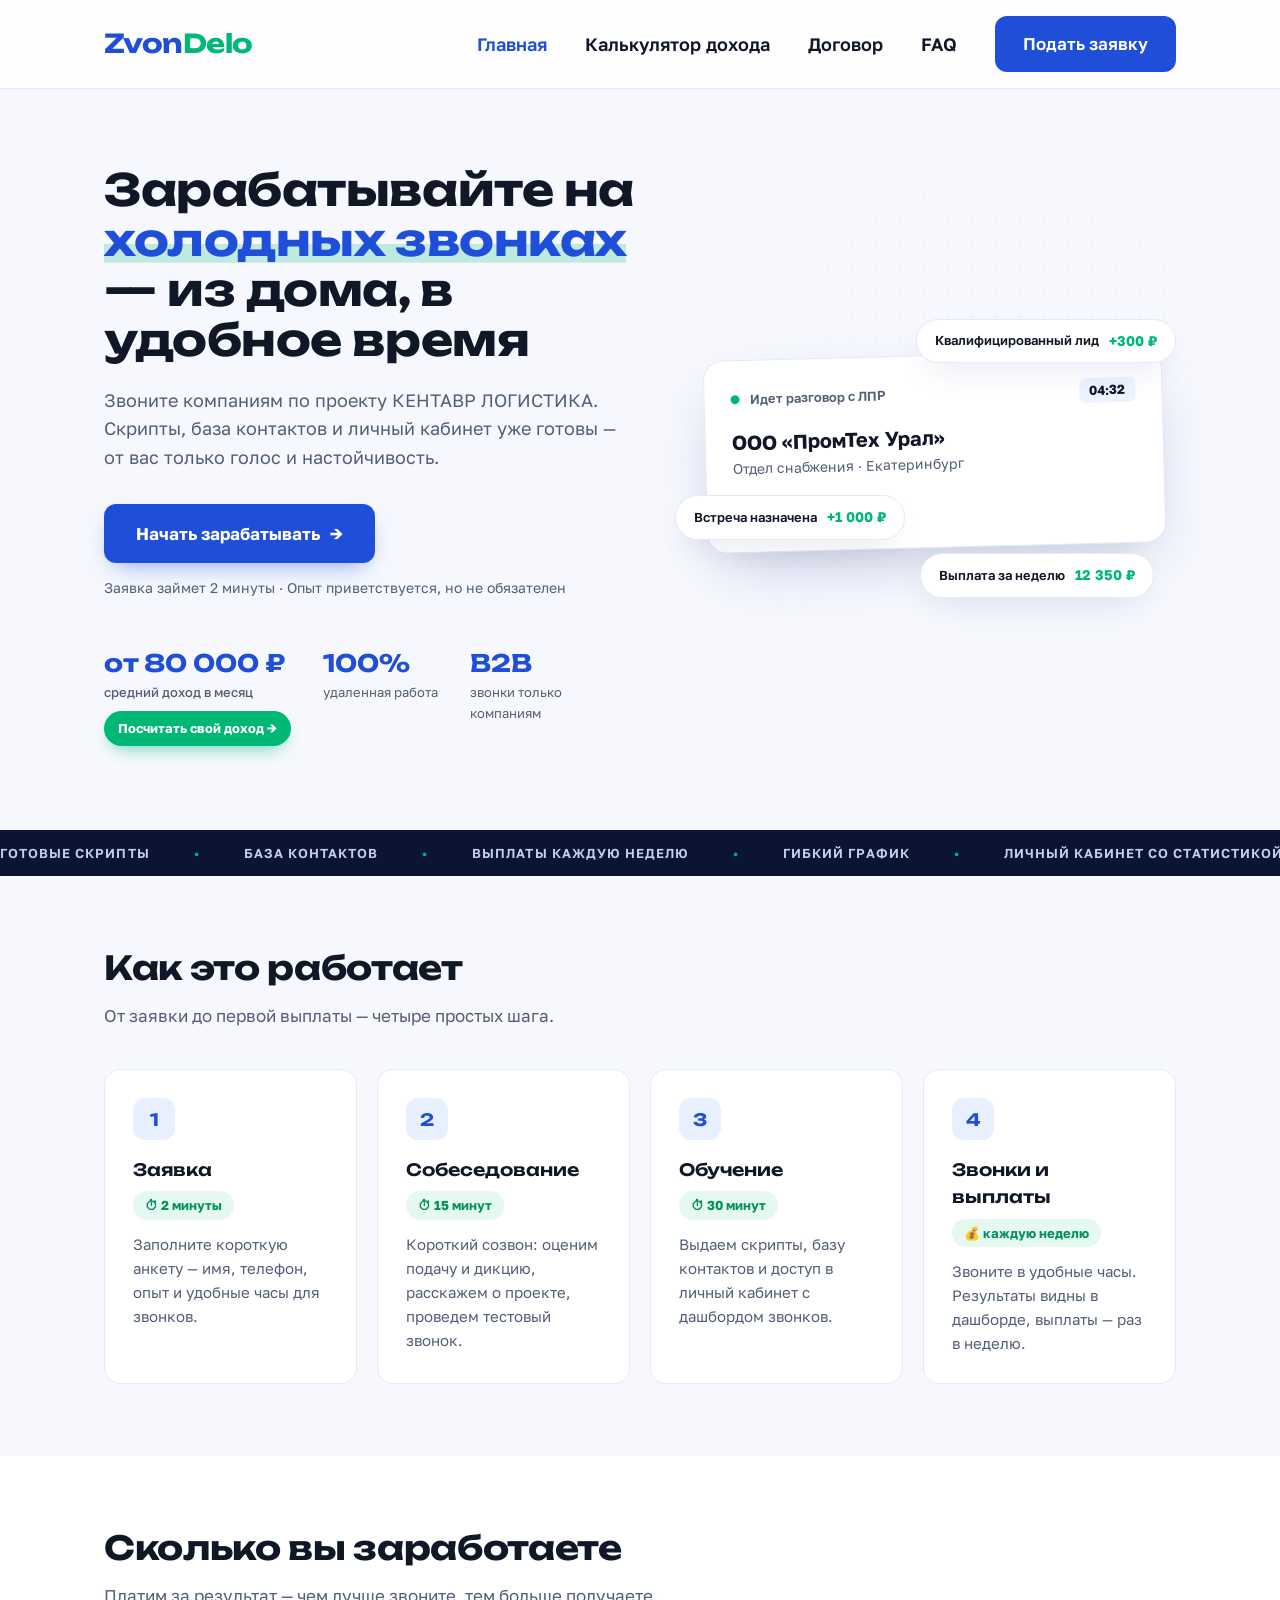
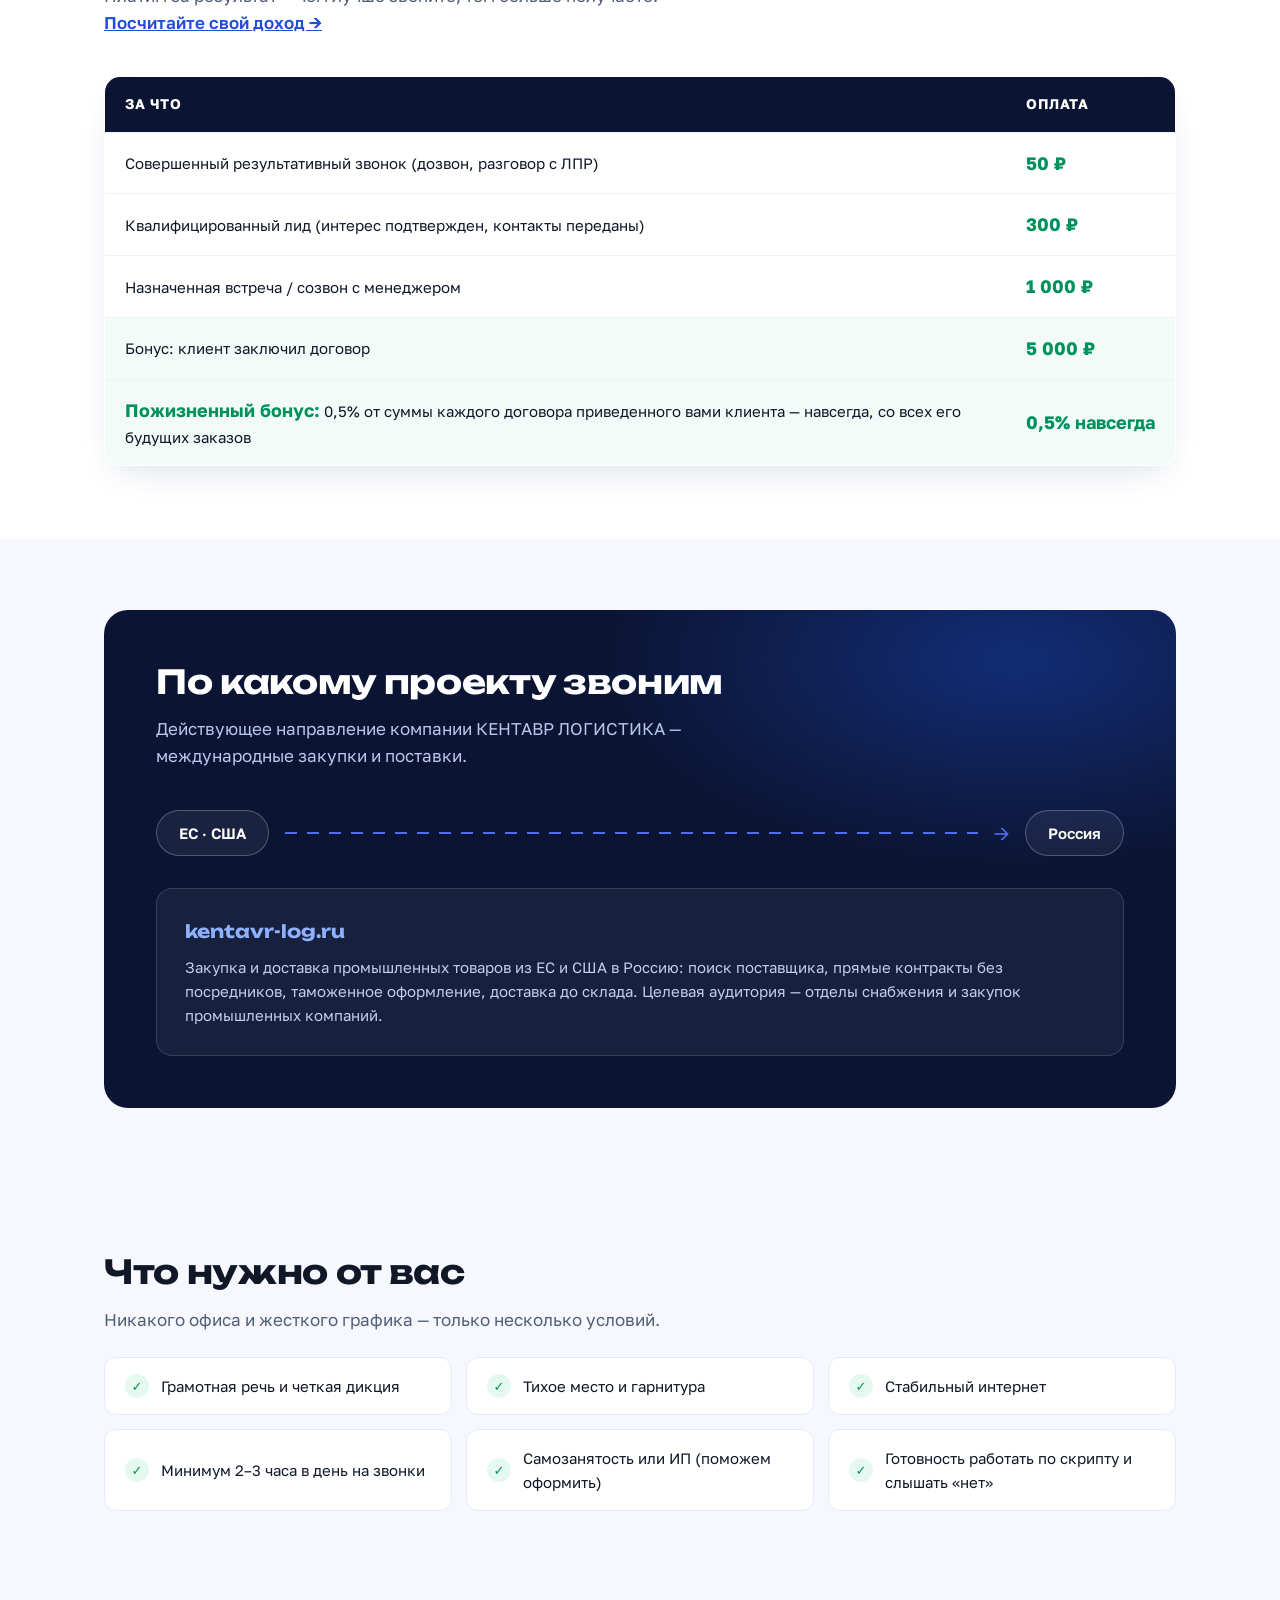
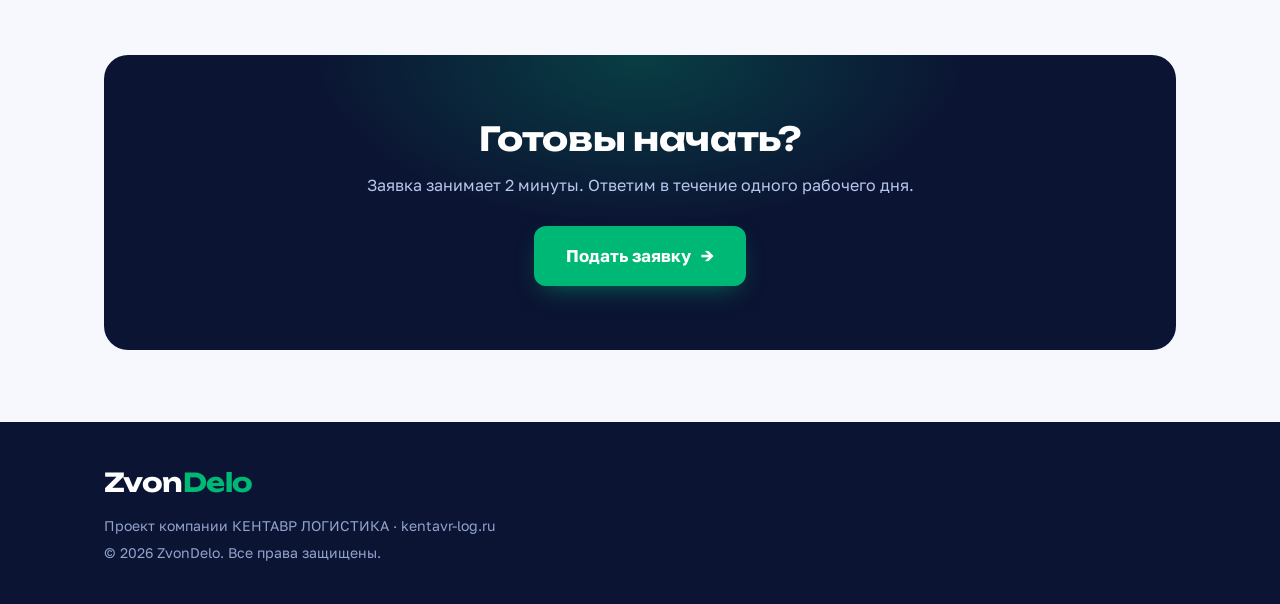
<file: index.html>
<!DOCTYPE html>
<html lang="ru">
<head>


<meta charset="UTF-8">
<meta name="viewport" content="width=device-width, initial-scale=1.0">
<title>ZvonDelo — работа на холодных звонках | Удаленная подработка для операторов</title>
<meta name="description" content="Зарабатывайте на холодных звонках удаленно. Гибкий график, оплата за результат, готовые скрипты и база контактов. Подайте заявку за 2 минуты.">
<link rel="icon" type="image/svg+xml" href="favicon.svg">
<link rel="preconnect" href="https://fonts.googleapis.com">
<link rel="preconnect" href="https://fonts.gstatic.com" crossorigin>
<link href="https://fonts.googleapis.com/css2?family=Unbounded:wght@500;700&family=Golos+Text:wght@400;500;600;700&display=swap" rel="stylesheet">
<link rel="stylesheet" href="style.css">
</head>
<body>

<header>
  <div class="wrap nav">
    <a href="index.html" style="text-decoration:none"><div class="logo">Zvon<span>Delo</span></div></a>
    <div class="nav-links">
      <a href="index.html" class="active">Главная</a>
      <a href="calculator.html">Калькулятор дохода</a>
      <a href="contract.html">Договор</a>
      <a href="faq.html">FAQ</a>
      <a class="btn-sm" href="apply.html">Подать заявку</a>
    </div>
  </div>
</header>

<section class="hero">
  <div class="wrap hero-grid">
    <div>
      <h1>Зарабатывайте на <em>холодных звонках</em> — из дома, в удобное время</h1>
      <p>Звоните компаниям по проекту КЕНТАВР ЛОГИСТИКА. Скрипты, база контактов и личный кабинет уже готовы — от вас только голос и настойчивость.</p>
      <a class="btn" href="apply.html">Начать зарабатывать</a>
      <div class="note">Заявка займет 2 минуты · Опыт приветствуется, но не обязателен</div>
      <div class="stats">
        <div><a href="calculator.html" class="stat-calc"><b>от 80 000 ₽</b><span class="stat-label">средний доход в месяц</span><span class="calc-pill">Посчитать свой доход →</span></a></div>
        <div><b>100%</b><span>удаленная работа</span></div>
        <div><b>B2B</b><span>звонки только компаниям</span></div>
      </div>
    </div>
    <div class="hero-visual" aria-hidden="true">
      <div class="call-card">
        <div class="call-top"><span class="live-dot"></span>Идет разговор с ЛПР<span class="call-timer">04:32</span></div>
        <div class="call-company">ООО «ПромТех Урал»</div>
        <div class="call-role">Отдел снабжения · Екатеринбург</div>
        <div class="wave"><i></i><i></i><i></i><i></i><i></i><i></i><i></i></div>
      </div>
      <div class="chip chip-lead">Квалифицированный лид <b>+300 ₽</b></div>
      <div class="chip chip-meet">Встреча назначена <b>+1 000 ₽</b></div>
      <div class="chip chip-pay">Выплата за неделю <b>12 350 ₽</b></div>
    </div>
  </div>
</section>

<div class="ticker" aria-hidden="true">
  <div class="ticker-track">
    <span>Готовые скрипты</span><span class="dot">•</span>
    <span>База контактов</span><span class="dot">•</span>
    <span>Выплаты каждую неделю</span><span class="dot">•</span>
    <span>Гибкий график</span><span class="dot">•</span>
    <span>Личный кабинет со статистикой</span><span class="dot">•</span>
    <span>Только B2B</span><span class="dot">•</span>
    <span>0,5% с каждой сделки — пожизненно</span><span class="dot">•</span>
    <span>Готовые скрипты</span><span class="dot">•</span>
    <span>База контактов</span><span class="dot">•</span>
    <span>Выплаты каждую неделю</span><span class="dot">•</span>
    <span>Гибкий график</span><span class="dot">•</span>
    <span>Личный кабинет со статистикой</span><span class="dot">•</span>
    <span>Только B2B</span><span class="dot">•</span>
    <span>0,5% с каждой сделки — пожизненно</span><span class="dot">•</span>
  </div>
</div>

<section>
  <div class="wrap">
    <h2>Как это работает</h2>
    <p class="sub">От заявки до первой выплаты — четыре простых шага.</p>
    <div class="grid">
      <div class="card reveal"><div class="num">1</div><h3>Заявка</h3><div class="time">⏱ 2 минуты</div><p>Заполните короткую анкету — имя, телефон, опыт и удобные часы для звонков.</p></div>
      <div class="card reveal"><div class="num">2</div><h3>Собеседование</h3><div class="time">⏱ 15 минут</div><p>Короткий созвон: оценим подачу и дикцию, расскажем о проекте, проведем тестовый звонок.</p></div>
      <div class="card reveal"><div class="num">3</div><h3>Обучение</h3><div class="time">⏱ 30 минут</div><p>Выдаем скрипты, базу контактов и доступ в личный кабинет с дашбордом звонков.</p></div>
      <div class="card reveal"><div class="num">4</div><h3>Звонки и выплаты</h3><div class="time">💰 каждую неделю</div><p>Звоните в удобные часы. Результаты видны в дашборде, выплаты — раз в неделю.</p></div>
    </div>
  </div>
</section>

<section class="pay" id="pay">
  <div class="wrap">
    <h2>Сколько вы заработаете</h2>
    <p class="sub">Платим за результат — чем лучше звоните, тем больше получаете. <a href="calculator.html" style="color:var(--blue);font-weight:600">Посчитайте свой доход →</a></p>
    <table class="pay-table reveal">
      <tr><th>За что</th><th>Оплата</th></tr>
      <tr><td>Совершенный результативный звонок (дозвон, разговор с ЛПР)</td><td><b>50 ₽</b></td></tr>
      <tr><td>Квалифицированный лид (интерес подтвержден, контакты переданы)</td><td><b>300 ₽</b></td></tr>
      <tr><td>Назначенная встреча / созвон с менеджером</td><td><b>1 000 ₽</b></td></tr>
      <tr class="bonus"><td>Бонус: клиент заключил договор</td><td><b>5 000 ₽</b></td></tr>
      <tr class="bonus"><td><b>Пожизненный бонус:</b> 0,5% от суммы каждого договора приведенного вами клиента — навсегда, со всех его будущих заказов</td><td><b>0,5% навсегда</b></td></tr>
    </table>
  </div>
</section>

<section class="projects">
  <div class="wrap">
    <div class="project-panel reveal">
      <h2>По какому проекту звоним</h2>
      <p class="sub">Действующее направление компании КЕНТАВР ЛОГИСТИКА — международные закупки и поставки.</p>
      <div class="route" aria-hidden="true">
        <span class="route-pill">ЕС · США</span>
        <span class="route-line"></span>
        <span class="route-arrow">→</span>
        <span class="route-pill">Россия</span>
      </div>
      <div class="project-card">
        <h3>kentavr-log.ru</h3>
        <p>Закупка и доставка промышленных товаров из ЕС и США в Россию: поиск поставщика, прямые контракты без посредников, таможенное оформление, доставка до склада. Целевая аудитория — отделы снабжения и закупок промышленных компаний.</p>
      </div>
    </div>
  </div>
</section>

<section class="req">
  <div class="wrap">
    <h2>Что нужно от вас</h2>
    <p class="sub" style="margin-bottom:24px">Никакого офиса и жесткого графика — только несколько условий.</p>
    <ul>
      <li class="reveal">Грамотная речь и четкая дикция</li>
      <li class="reveal">Тихое место и гарнитура</li>
      <li class="reveal">Стабильный интернет</li>
      <li class="reveal">Минимум 2–3 часа в день на звонки</li>
      <li class="reveal">Самозанятость или ИП (поможем оформить)</li>
      <li class="reveal">Готовность работать по скрипту и слышать «нет»</li>
    </ul>
  </div>
</section>

<section class="cta-strip">
  <div class="wrap">
    <div class="cta-panel reveal">
      <h2>Готовы начать?</h2>
      <p>Заявка занимает 2 минуты. Ответим в течение одного рабочего дня.</p>
      <a class="btn btn-green" href="apply.html">Подать заявку</a>
    </div>
  </div>
</section>

<footer>
  <div class="wrap">
    <div class="logo">Zvon<span style="color:var(--green)">Delo</span></div>
    <div>Проект компании КЕНТАВР ЛОГИСТИКА · kentavr-log.ru</div>
    <div>© 2026 ZvonDelo. Все права защищены.</div>
  </div>
</footer>

<script>
(function(){
  var els=document.querySelectorAll('.reveal');
  if(!('IntersectionObserver' in window)){els.forEach(function(el){el.classList.add('in')});return}
  var io=new IntersectionObserver(function(entries){
    entries.forEach(function(e){if(e.isIntersecting){e.target.classList.add('in');io.unobserve(e.target)}})
  },{threshold:.12});
  els.forEach(function(el){io.observe(el)});
})();
</script>

</body>
</html>
</file>
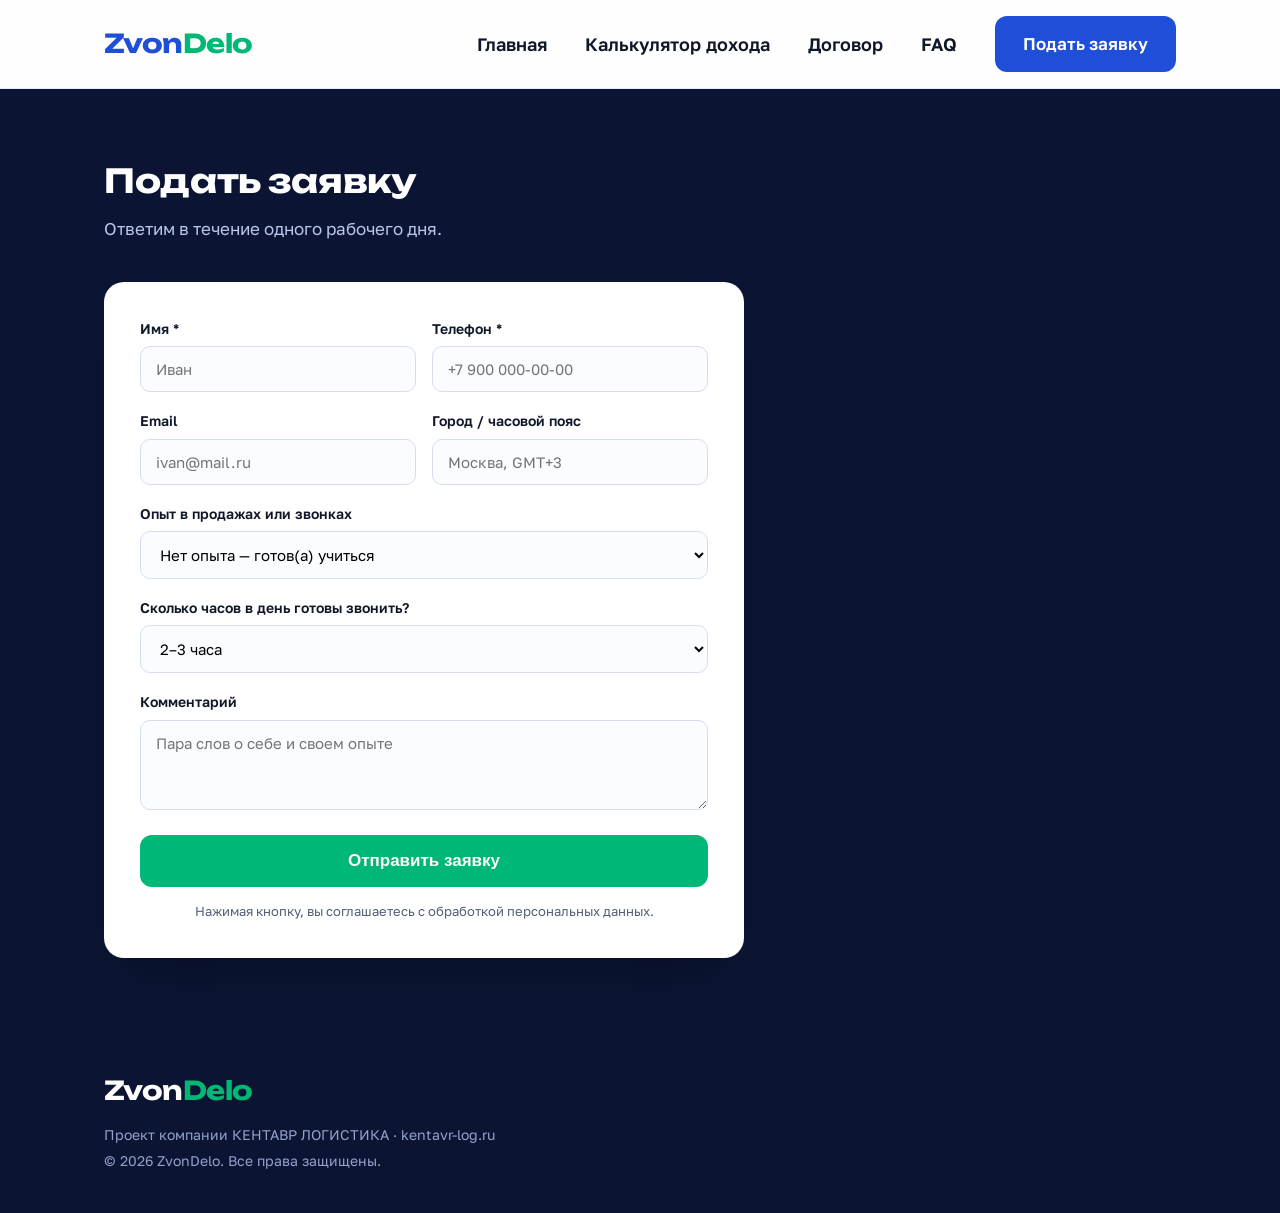
<file: apply.html>
<!DOCTYPE html>
<html lang="ru">
<head>


<meta charset="UTF-8">
<meta name="viewport" content="width=device-width, initial-scale=1.0">
<title>Подать заявку — ZvonDelo | Стать оператором холодных звонков</title>
<meta name="description" content="Заявка на работу оператором холодных звонков в ZvonDelo. Займет 2 минуты — ответим в течение рабочего дня.">
<link rel="icon" type="image/svg+xml" href="favicon.svg">
<link rel="preconnect" href="https://fonts.googleapis.com">
<link rel="preconnect" href="https://fonts.gstatic.com" crossorigin>
<link href="https://fonts.googleapis.com/css2?family=Unbounded:wght@500;700&family=Golos+Text:wght@400;500;600;700&display=swap" rel="stylesheet">
<link rel="stylesheet" href="style.css">
</head>
<body>

<header>
  <div class="wrap nav">
    <a href="index.html" style="text-decoration:none"><div class="logo">Zvon<span>Delo</span></div></a>
    <div class="nav-links">
      <a href="index.html">Главная</a>
      <a href="calculator.html">Калькулятор дохода</a>
      <a href="contract.html">Договор</a>
      <a href="faq.html">FAQ</a>
      <a class="btn-sm active" href="apply.html">Подать заявку</a>
    </div>
  </div>
</header>

<section class="form-sec" id="apply">
  <div class="wrap">
    <h2>Подать заявку</h2>
    <p class="sub">Ответим в течение одного рабочего дня.</p>
    <form id="apply-form">
      <div class="two">
        <div class="field"><label>Имя *</label><input name="name" required placeholder="Иван"></div>
        <div class="field"><label>Телефон *</label><input name="phone" required type="tel" placeholder="+7 900 000-00-00"></div>
      </div>
      <div class="two">
        <div class="field"><label>Email</label><input name="email" type="email" placeholder="ivan@mail.ru"></div>
        <div class="field"><label>Город / часовой пояс</label><input name="city" placeholder="Москва, GMT+3"></div>
      </div>
      <div class="field"><label>Опыт в продажах или звонках</label>
        <select name="experience"><option>Нет опыта — готов(а) учиться</option><option>До 1 года</option><option>1–3 года</option><option>Более 3 лет</option></select>
      </div>
      <div class="field"><label>Сколько часов в день готовы звонить?</label>
        <select name="hours"><option>2–3 часа</option><option>4–5 часов</option><option>Полный день</option></select>
      </div>
      <div class="field"><label>Комментарий</label><textarea name="comment" placeholder="Пара слов о себе и своем опыте"></textarea></div>
      <button type="submit">Отправить заявку</button>
      <div class="form-note">Нажимая кнопку, вы соглашаетесь с обработкой персональных данных.</div>
      <div class="form-msg form-msg-ok" hidden>Спасибо! Ваша заявка отправлена. Мы свяжемся с вами в течение рабочего дня.</div>
      <div class="form-msg form-msg-err" hidden>Не удалось отправить заявку. Проверьте интернет и попробуйте еще раз.</div>
    </form>
  </div>
</section>

<script>
(function(){
  var SB_URL='https://ovjdxocmwrbjxkfrbwin.supabase.co';
  var SB_KEY='eyJhbGciOiJIUzI1NiIsInR5cCI6IkpXVCJ9.eyJpc3MiOiJzdXBhYmFzZSIsInJlZiI6Im92amR4b2Ntd3JianhrZnJid2luIiwicm9sZSI6ImFub24iLCJpYXQiOjE3ODMwOTY3NjEsImV4cCI6MjA5ODY3Mjc2MX0.4yHaaY3BzSdKSomHhPeoMCQ7HzO7hz7ssjTV-bt1ZaI';
  var form=document.getElementById('apply-form');
  form.addEventListener('submit',function(ev){
    ev.preventDefault();
    var btn=form.querySelector('button');
    var ok=form.querySelector('.form-msg-ok');
    var err=form.querySelector('.form-msg-err');
    ok.hidden=true;err.hidden=true;
    btn.disabled=true;btn.textContent='Отправляем…';
    var fd=new FormData(form);
    var body={
      name:fd.get('name'),phone:fd.get('phone'),
      email:fd.get('email')||null,city:fd.get('city')||null,
      experience:fd.get('experience'),hours:fd.get('hours'),
      comment:fd.get('comment')||null
    };
    fetch(SB_URL+'/rest/v1/zvondelo_applications',{
      method:'POST',
      headers:{'apikey':SB_KEY,'Authorization':'Bearer '+SB_KEY,'Content-Type':'application/json','Prefer':'return=minimal'},
      body:JSON.stringify(body)
    }).then(function(r){
      if(!r.ok){throw new Error('HTTP '+r.status)}
      form.reset();ok.hidden=false;
      btn.textContent='Заявка отправлена ✓';
    }).catch(function(){
      err.hidden=false;
      btn.disabled=false;btn.textContent='Отправить заявку';
    });
  });
})();
</script>

<footer>
  <div class="wrap">
    <div class="logo">Zvon<span style="color:var(--green)">Delo</span></div>
    <div>Проект компании КЕНТАВР ЛОГИСТИКА · kentavr-log.ru</div>
    <div>© 2026 ZvonDelo. Все права защищены.</div>
  </div>
</footer>

</body>
</html>
</file>
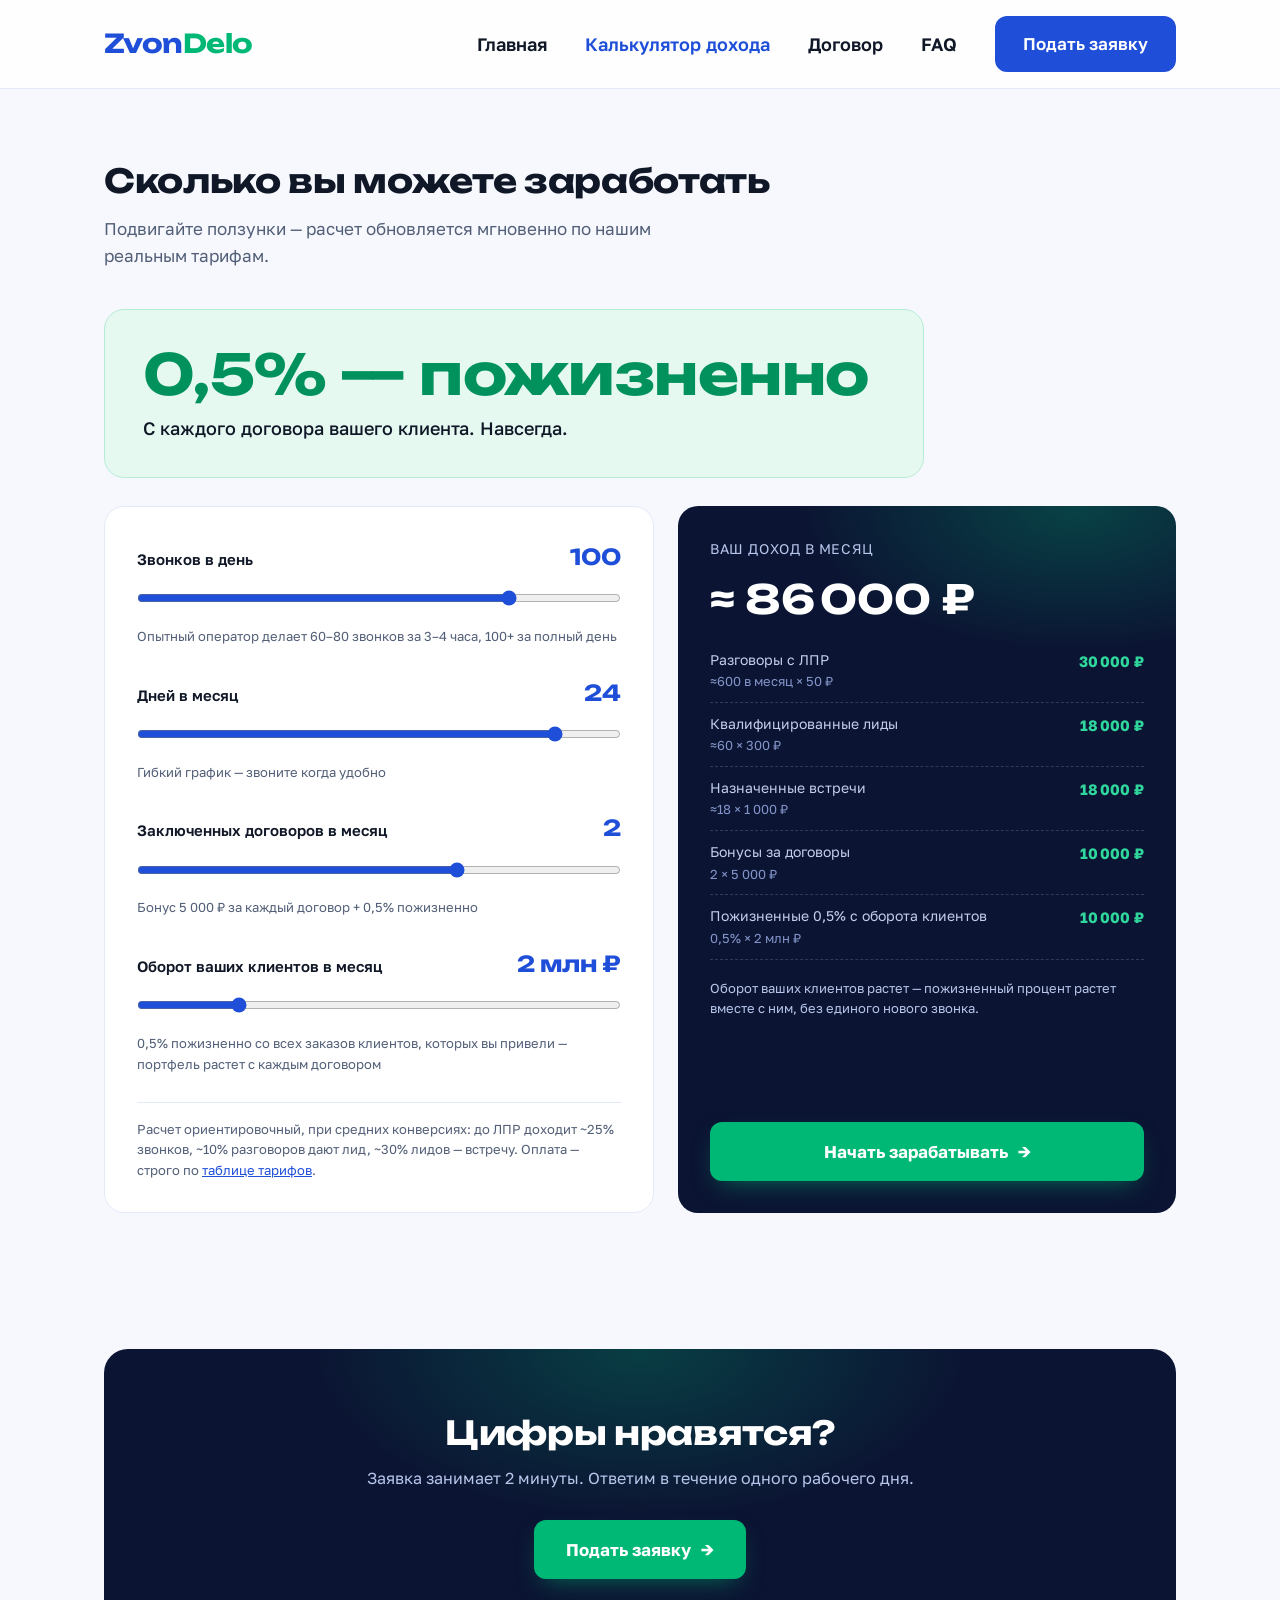
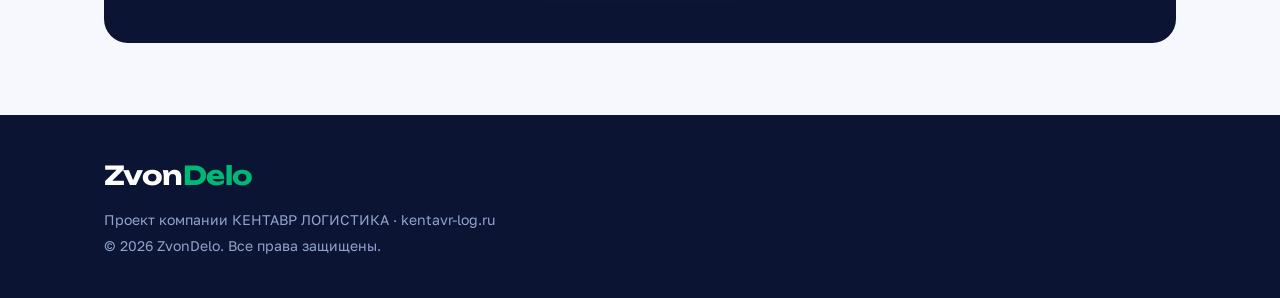
<file: calculator.html>
<!DOCTYPE html>
<html lang="ru">
<head>
<meta charset="UTF-8">
<meta name="viewport" content="width=device-width, initial-scale=1.0">
<title>Калькулятор дохода — ZvonDelo | Сколько можно заработать на звонках</title>
<meta name="description" content="Посчитайте свой потенциальный доход оператора холодных звонков: звонки, лиды, встречи и бонусы — по реальным тарифам ZvonDelo.">
<link rel="icon" type="image/svg+xml" href="favicon.svg">
<link rel="preconnect" href="https://fonts.googleapis.com">
<link rel="preconnect" href="https://fonts.gstatic.com" crossorigin>
<link href="https://fonts.googleapis.com/css2?family=Unbounded:wght@500;700&family=Golos+Text:wght@400;500;600;700&display=swap" rel="stylesheet">
<link rel="stylesheet" href="style.css">
</head>
<body>

<header>
  <div class="wrap nav">
    <a href="index.html" style="text-decoration:none"><div class="logo">Zvon<span>Delo</span></div></a>
    <div class="nav-links">
      <a href="index.html">Главная</a>
      <a href="calculator.html" class="active">Калькулятор дохода</a>
      <a href="contract.html">Договор</a>
      <a href="faq.html">FAQ</a>
      <a class="btn-sm" href="apply.html">Подать заявку</a>
    </div>
  </div>
</header>

<section class="calc">
  <div class="wrap">
    <h2>Сколько вы можете заработать</h2>
    <p class="sub">Подвигайте ползунки — расчет обновляется мгновенно по нашим реальным тарифам.</p>
    <div class="life-banner">
      <div class="life-big">0,5% — пожизненно</div>
      <p>С каждого договора вашего клиента. Навсегда.</p>
    </div>
    <div class="calc-grid">
      <div class="calc-card">
        <div class="slider-field">
          <label>Звонков в день <b id="v-calls">100</b></label>
          <input type="range" id="calls" min="30" max="120" step="5" value="100">
          <div class="slider-hint">Опытный оператор делает 60–80 звонков за 3–4 часа, 100+ за полный день</div>
        </div>
        <div class="slider-field">
          <label>Дней в месяц <b id="v-days">24</b></label>
          <input type="range" id="days" min="10" max="26" step="1" value="24">
          <div class="slider-hint">Гибкий график — звоните когда удобно</div>
        </div>
        <div class="slider-field">
          <label>Заключенных договоров в месяц <b id="v-deals">2</b></label>
          <input type="range" id="deals" min="0" max="3" step="1" value="2">
          <div class="slider-hint">Бонус 5 000 ₽ за каждый договор + 0,5% пожизненно</div>
        </div>
        <div class="slider-field">
          <label>Оборот ваших клиентов в месяц <b id="v-turn">2 млн ₽</b></label>
          <input type="range" id="turn" min="0" max="10" step="0.5" value="2">
          <div class="slider-hint">0,5% пожизненно со всех заказов клиентов, которых вы привели — портфель растет с каждым договором</div>
        </div>
        <div class="calc-note">Расчет ориентировочный, при средних конверсиях: до ЛПР доходит ~25% звонков, ~10% разговоров дают лид, ~30% лидов — встречу. Оплата — строго по <a href="index.html#pay">таблице тарифов</a>.</div>
      </div>
      <div class="result-card">
        <div class="calc-total"><span>Ваш доход в месяц</span><b id="total">—</b></div>
        <div class="calc-rows">
          <div class="calc-row"><span>Разговоры с ЛПР <i id="d-lpr"></i></span><b id="m-lpr"></b></div>
          <div class="calc-row"><span>Квалифицированные лиды <i id="d-leads"></i></span><b id="m-leads"></b></div>
          <div class="calc-row"><span>Назначенные встречи <i id="d-meets"></i></span><b id="m-meets"></b></div>
          <div class="calc-row"><span>Бонусы за договоры <i id="d-deals"></i></span><b id="m-deals"></b></div>
          <div class="calc-row"><span>Пожизненные 0,5% с оборота клиентов <i id="d-turn"></i></span><b id="m-turn"></b></div>
        </div>
        <div class="calc-extra">Оборот ваших клиентов растет — пожизненный процент растет вместе с ним, без единого нового звонка.</div>
        <a class="btn btn-green" href="apply.html">Начать зарабатывать</a>
      </div>
    </div>
  </div>
</section>

<section class="cta-strip">
  <div class="wrap">
    <div class="cta-panel reveal">
      <h2>Цифры нравятся?</h2>
      <p>Заявка занимает 2 минуты. Ответим в течение одного рабочего дня.</p>
      <a class="btn btn-green" href="apply.html">Подать заявку</a>
    </div>
  </div>
</section>

<footer>
  <div class="wrap">
    <div class="logo">Zvon<span style="color:var(--green)">Delo</span></div>
    <div>Проект компании КЕНТАВР ЛОГИСТИКА · kentavr-log.ru</div>
    <div>© 2026 ZvonDelo. Все права защищены.</div>
  </div>
</footer>

<script>
(function(){
  var RATE_LPR=50, RATE_LEAD=300, RATE_MEET=1000, RATE_DEAL=5000;
  var K_LPR=0.25, K_LEAD=0.10, K_MEET=0.3;
  function fmt(n){return Math.round(n).toString().replace(/\B(?=(\d{3})+(?!\d))/g,' ')+' ₽'}
  function calc(){
    var calls=+document.getElementById('calls').value;
    var days=+document.getElementById('days').value;
    var deals=+document.getElementById('deals').value;
    var turn=+document.getElementById('turn').value;
    document.getElementById('v-calls').textContent=calls;
    document.getElementById('v-days').textContent=days;
    document.getElementById('v-deals').textContent=deals;
    document.getElementById('v-turn').textContent=String(turn).replace('.',',')+' млн ₽';
    var lpr=calls*days*K_LPR;
    var leads=lpr*K_LEAD;
    var meets=leads*K_MEET;
    var mLpr=lpr*RATE_LPR, mLeads=leads*RATE_LEAD, mMeets=meets*RATE_MEET, mDeals=deals*RATE_DEAL;
    var mTurn=turn*1000000*0.005;
    document.getElementById('d-lpr').textContent='≈'+Math.round(lpr)+' в месяц × 50 ₽';
    document.getElementById('d-leads').textContent='≈'+Math.round(leads)+' × 300 ₽';
    document.getElementById('d-meets').textContent='≈'+Math.round(meets)+' × 1 000 ₽';
    document.getElementById('d-deals').textContent=deals+' × 5 000 ₽';
    document.getElementById('d-turn').textContent='0,5% × '+String(turn).replace('.',',')+' млн ₽';
    document.getElementById('m-lpr').textContent=fmt(mLpr);
    document.getElementById('m-leads').textContent=fmt(mLeads);
    document.getElementById('m-meets').textContent=fmt(mMeets);
    document.getElementById('m-deals').textContent=fmt(mDeals);
    document.getElementById('m-turn').textContent=fmt(mTurn);
    document.getElementById('total').textContent='≈ '+fmt(mLpr+mLeads+mMeets+mDeals+mTurn);
  }
  ['calls','days','deals','turn'].forEach(function(id){
    document.getElementById(id).addEventListener('input',calc);
  });
  calc();
})();
</script>

<script>
(function(){
  var els=document.querySelectorAll('.reveal');
  if(!('IntersectionObserver' in window)){els.forEach(function(el){el.classList.add('in')});return}
  var io=new IntersectionObserver(function(entries){
    entries.forEach(function(e){if(e.isIntersecting){e.target.classList.add('in');io.unobserve(e.target)}})
  },{threshold:.12});
  els.forEach(function(el){io.observe(el)});
})();
</script>

</body>
</html>
</file>
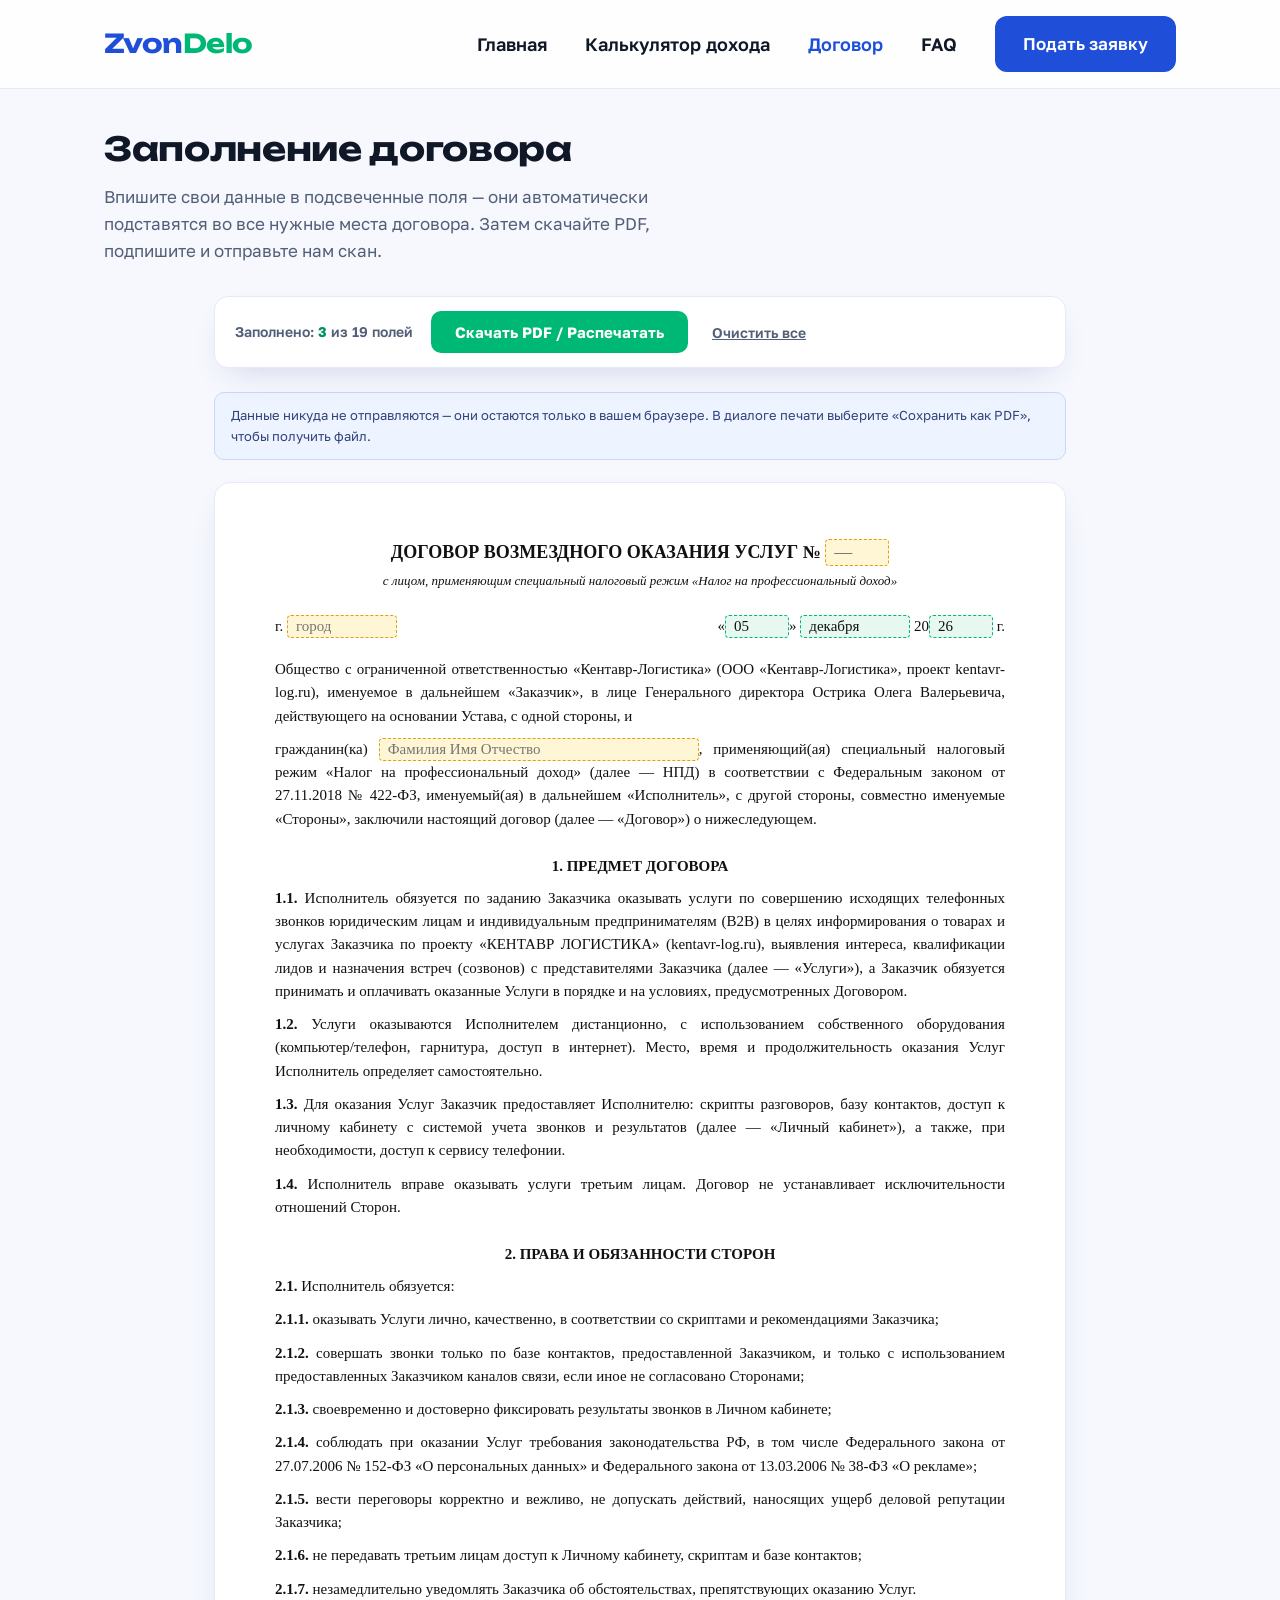
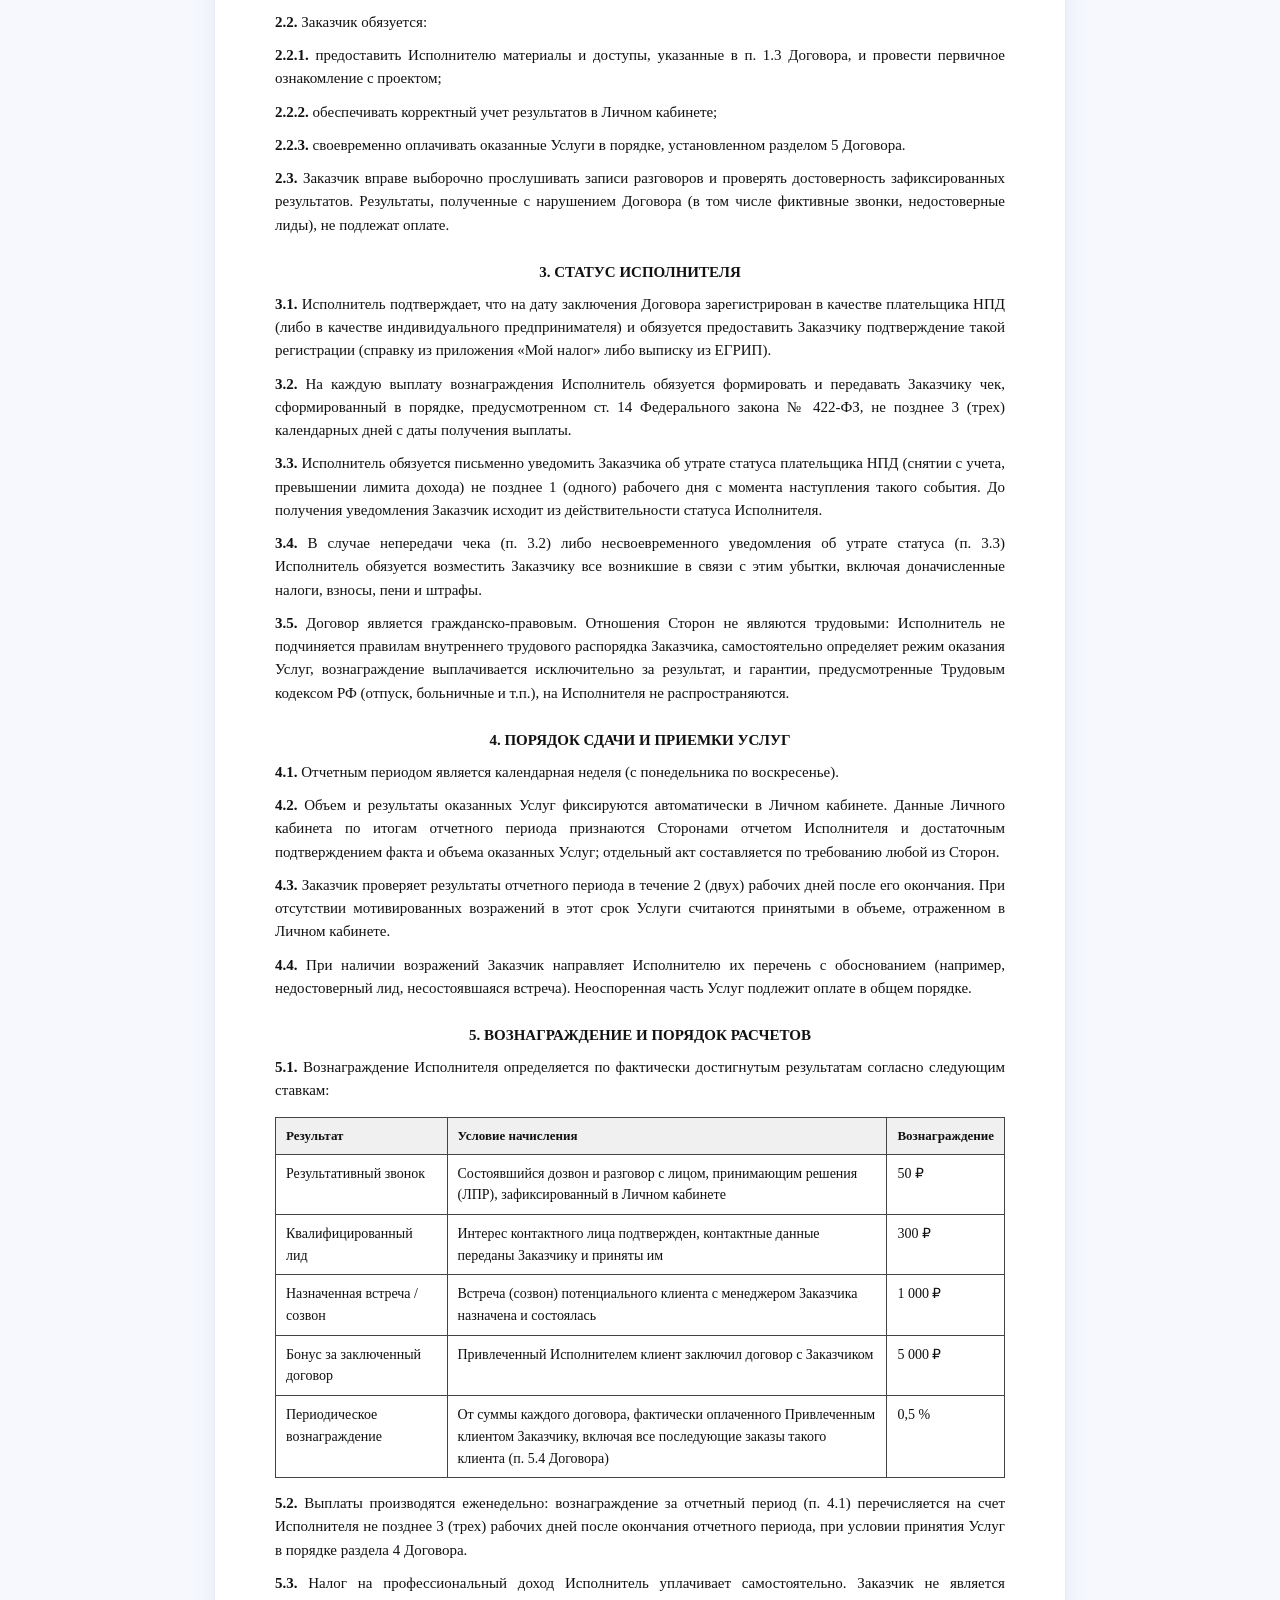
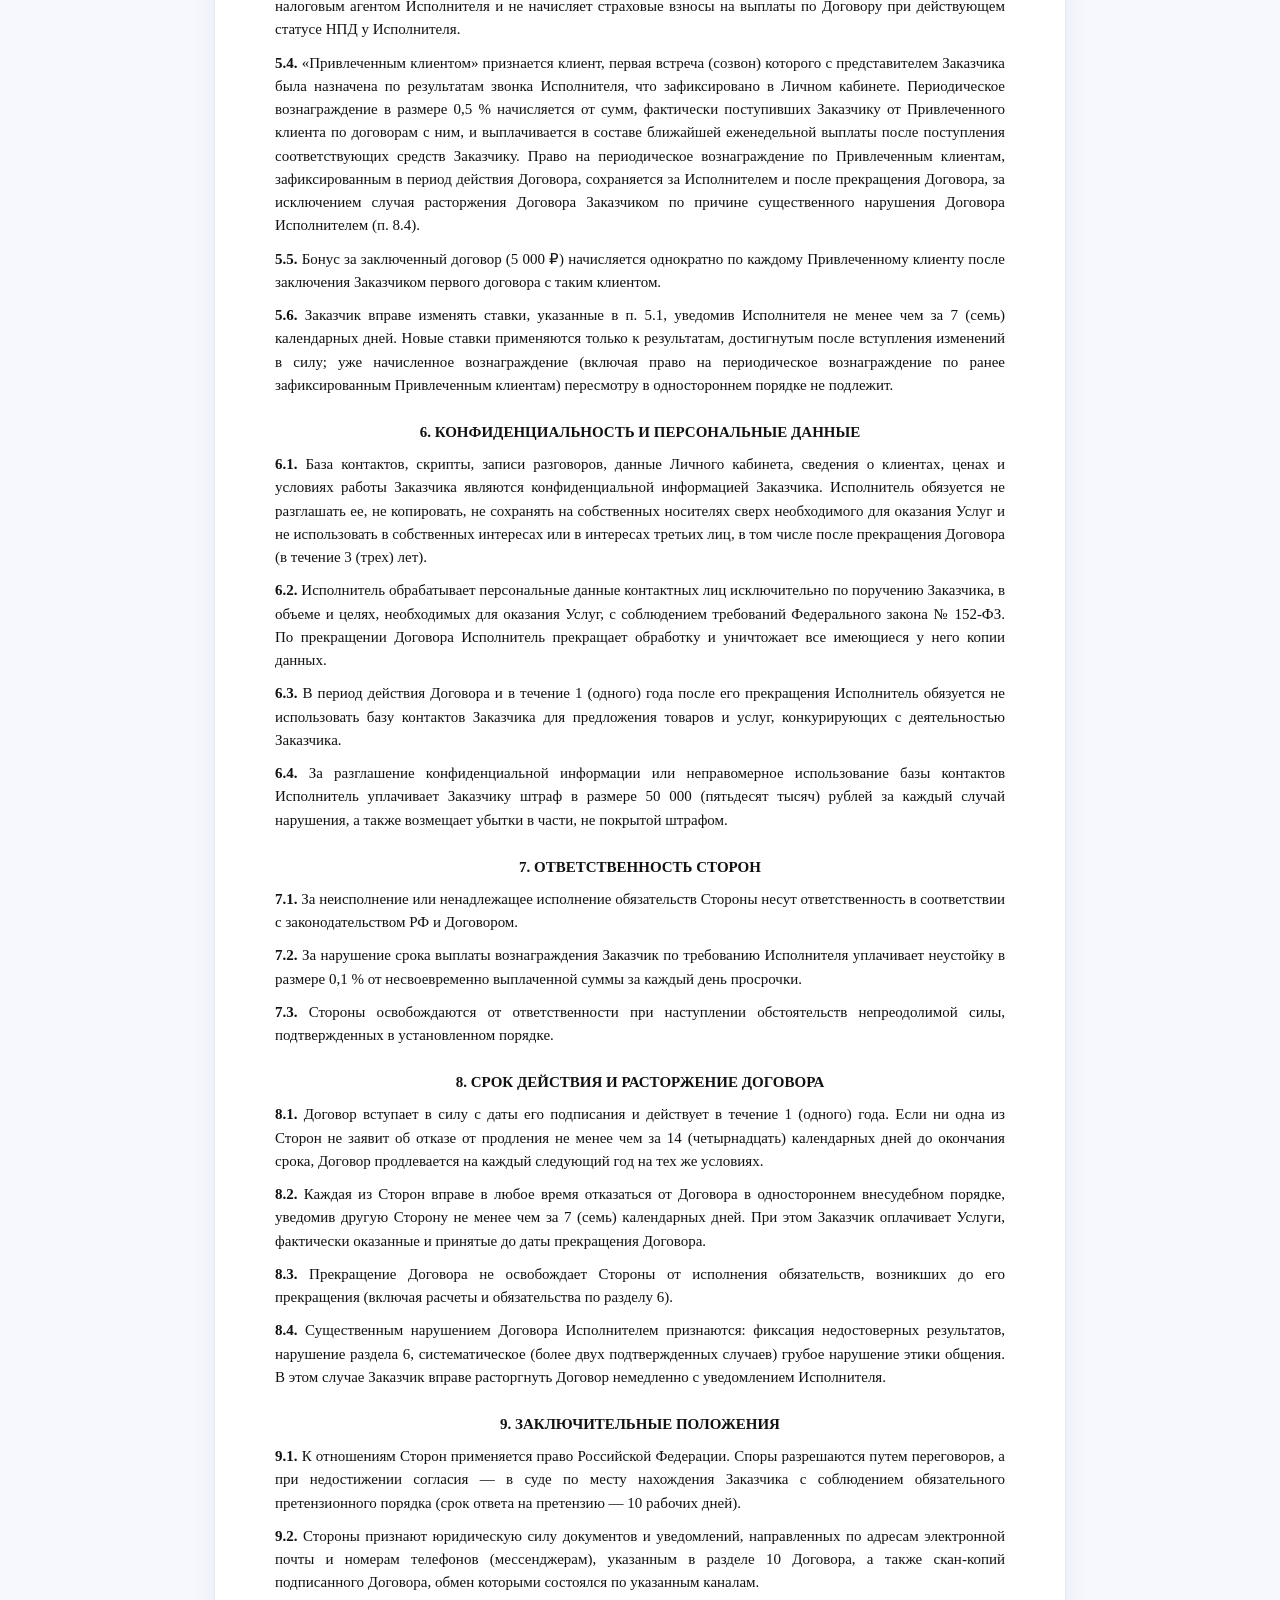
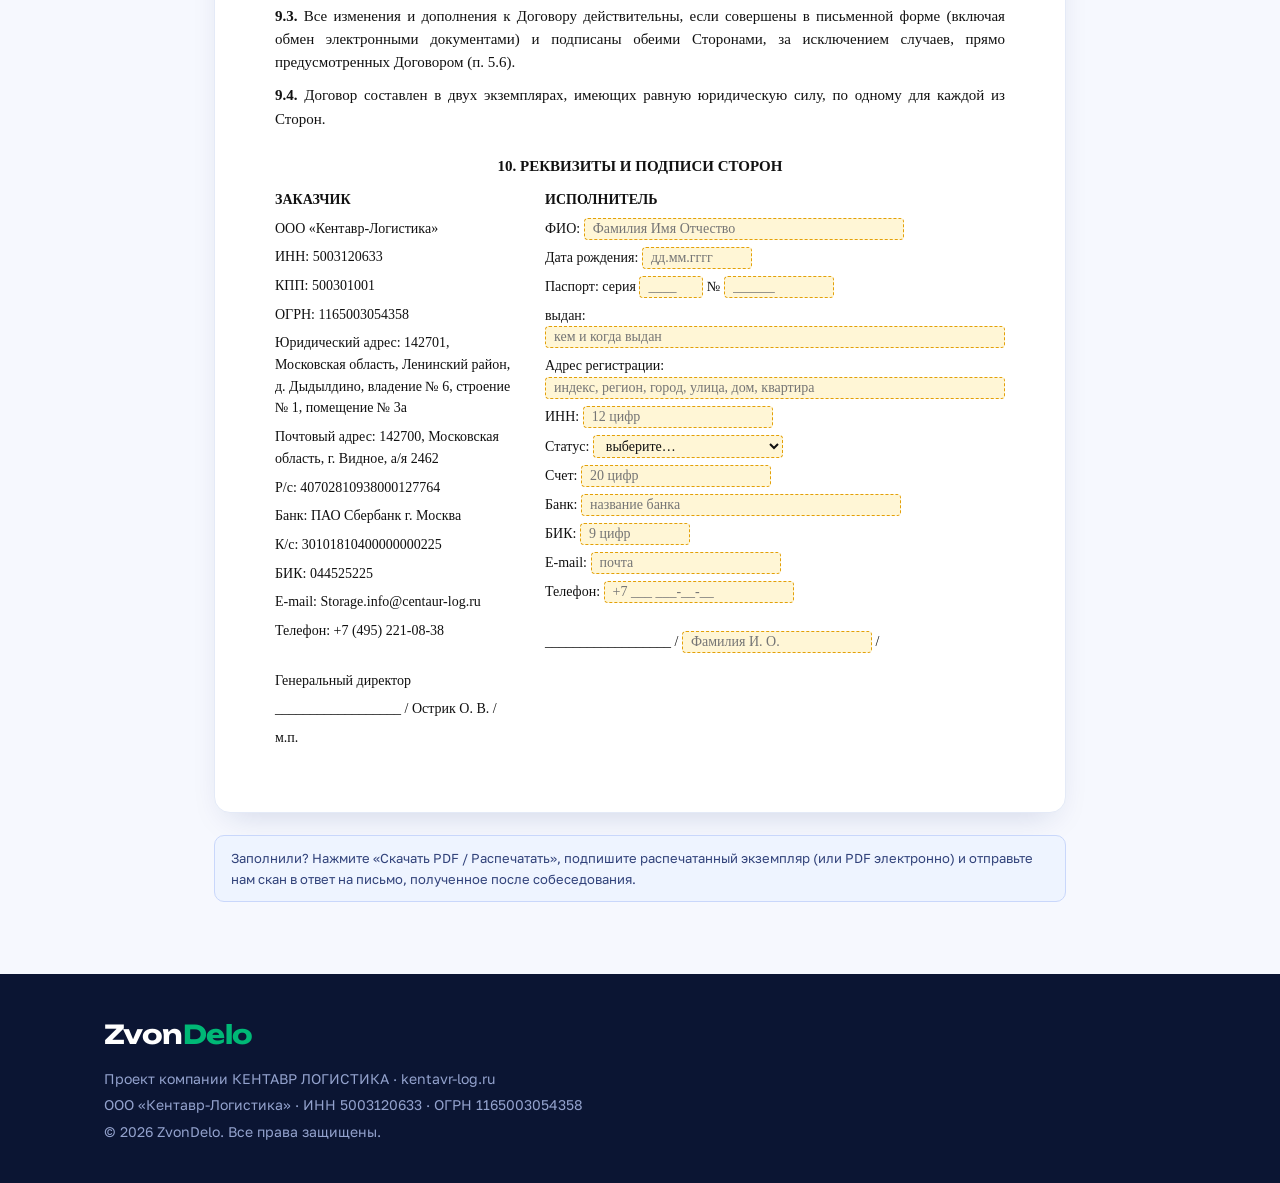
<file: contract-fill.html>
<!DOCTYPE html>
<html lang="ru">
<head>


<meta charset="UTF-8">
<meta name="viewport" content="width=device-width, initial-scale=1.0">
<title>Заполнение договора — ZvonDelo</title>
<meta name="description" content="Заполните договор оператора ZvonDelo онлайн: впишите данные в подсвеченные поля, скачайте PDF и отправьте подписанный скан.">
<link rel="icon" type="image/svg+xml" href="favicon.svg">
<link rel="preconnect" href="https://fonts.googleapis.com">
<link rel="preconnect" href="https://fonts.gstatic.com" crossorigin>
<link href="https://fonts.googleapis.com/css2?family=Unbounded:wght@500;700&family=Golos+Text:wght@400;500;600;700&display=swap" rel="stylesheet">
<link rel="stylesheet" href="style.css">
<style>
.fill-intro{padding:40px 0 8px}
.fill-intro .sub{margin-bottom:0}
.toolbar{position:sticky;top:88px;z-index:15;background:#fff;border:1px solid var(--line);border-radius:14px;box-shadow:var(--shadow);padding:14px 20px;display:flex;align-items:center;gap:18px;flex-wrap:wrap;margin:24px auto}
.toolbar .progress{font-size:14px;font-weight:600;color:var(--gray)}
.toolbar .progress b{color:var(--green-dark)}
.toolbar button{border:none;cursor:pointer;font-family:inherit}
.btn-print{background:var(--green);color:#fff;padding:12px 24px;border-radius:10px;font-size:15px;font-weight:700;transition:background .2s}
.btn-print:hover{background:var(--green-dark)}
.btn-clear{background:transparent;color:var(--gray);font-size:14px;font-weight:600;text-decoration:underline;padding:6px}
.doc-wrap{max-width:900px;margin:0 auto 72px;padding:0 24px}
.doc{background:#fff;border:1px solid var(--line);border-radius:16px;box-shadow:var(--shadow);padding:56px 60px;font-family:'Times New Roman',Georgia,serif;font-size:15px;line-height:1.55;color:#111}
.doc h1{font-family:inherit;font-size:18px;text-align:center;margin-bottom:4px}
.doc .subtitle{text-align:center;font-style:italic;font-size:13px;margin-bottom:24px}
.doc .place-date{display:flex;justify-content:space-between;gap:16px;margin-bottom:20px;flex-wrap:wrap}
.doc h2{font-family:inherit;font-size:15px;text-align:center;font-weight:700;margin:26px 0 12px;letter-spacing:0}
.doc p{margin-bottom:10px;text-align:justify}
.doc table{width:100%;border-collapse:collapse;margin:14px 0;font-size:14px}
.doc table th,.doc table td{border:1px solid #444;padding:8px 10px;text-align:left;vertical-align:top}
.doc table th{background:#f0f0f0;font-size:13px}
.doc .req-grid{display:grid;grid-template-columns:1fr 1fr;gap:28px;margin-top:14px}
.doc .req-col p{margin-bottom:7px;text-align:left;font-size:14px}
.doc .sig-line{margin-top:28px}
.f{font-family:inherit;font-size:inherit;color:#111;background:#fff6d6;border:1px dashed #e3a008;border-radius:4px;padding:2px 8px;display:inline-block;vertical-align:baseline;transition:background .2s,border-color .2s;max-width:100%}
.f:focus{outline:none;border-color:var(--blue);background:#fffbe8}
.f.done{background:#e6f8ef;border-color:#00b876}
select.f{cursor:pointer}
.w-xs{width:64px}.w-s{width:110px}.w-m{width:190px}.w-l{width:320px}.w-xl{width:460px}
.hint{background:#eef4ff;border:1px solid #c9d7fb;border-radius:10px;padding:12px 16px;font-size:13px;color:#31427a;font-family:'Golos Text',sans-serif;margin-bottom:22px}
@media(max-width:700px){
  .doc{padding:32px 22px}
  .doc .req-grid{grid-template-columns:1fr}
  .toolbar{top:0;border-radius:0;margin:16px -24px;position:static}
  .w-l,.w-xl{width:100%}
}
@media print{
  header,.fill-intro,.toolbar,footer,.hint,.no-print{display:none!important}
  body{background:#fff}
  .doc-wrap{max-width:none;padding:0;margin:0}
  .doc{border:none;box-shadow:none;border-radius:0;padding:0;font-size:12.5pt}
  .f{background:none!important;border:none!important;border-bottom:1px solid #000!important;border-radius:0;padding:0 4px}
  .doc table th{background:#eee!important;-webkit-print-color-adjust:exact;print-color-adjust:exact}
}
</style>
</head>
<body>

<header>
  <div class="wrap nav">
    <a href="index.html" style="text-decoration:none"><div class="logo">Zvon<span>Delo</span></div></a>
    <div class="nav-links">
      <a href="index.html">Главная</a>
      <a href="calculator.html">Калькулятор дохода</a>
      <a href="contract.html" class="active">Договор</a>
      <a href="faq.html">FAQ</a>
      <a class="btn-sm" href="apply.html">Подать заявку</a>
    </div>
  </div>
</header>

<section class="fill-intro">
  <div class="wrap">
    <h2>Заполнение договора</h2>
    <p class="sub">Впишите свои данные в подсвеченные поля — они автоматически подставятся во все нужные места договора. Затем скачайте PDF, подпишите и отправьте нам скан.</p>
  </div>
</section>

<div class="doc-wrap">
  <div class="toolbar">
    <span class="progress">Заполнено: <b id="done-count">0</b> из <span id="total-count">0</span> полей</span>
    <button class="btn-print" id="btn-print" type="button">Скачать PDF / Распечатать</button>
    <button class="btn-clear" id="btn-clear" type="button">Очистить все</button>
  </div>

  <div class="hint">Данные никуда не отправляются — они остаются только в вашем браузере. В диалоге печати выберите «Сохранить как PDF», чтобы получить файл.</div>

  <div class="doc" id="doc">
    <h1>ДОГОВОР ВОЗМЕЗДНОГО ОКАЗАНИЯ УСЛУГ № <input class="f w-xs" data-k="num" placeholder="—"></h1>
    <div class="subtitle">с лицом, применяющим специальный налоговый режим «Налог на профессиональный доход»</div>

    <div class="place-date">
      <span>г. <input class="f w-s" data-k="city" placeholder="город"></span>
      <span>«<input class="f w-xs" data-k="day" placeholder="__">» <input class="f w-s" data-k="month" placeholder="месяц"> 20<input class="f w-xs" data-k="year" placeholder="__"> г.</span>
    </div>

    <p>Общество с ограниченной ответственностью «Кентавр-Логистика» (ООО «Кентавр-Логистика», проект kentavr-log.ru), именуемое в дальнейшем «Заказчик», в лице Генерального директора Острика Олега Валерьевича, действующего на основании Устава, с одной стороны, и</p>
    <p>гражданин(ка) <input class="f w-l" data-k="fio" placeholder="Фамилия Имя Отчество">, применяющий(ая) специальный налоговый режим «Налог на профессиональный доход» (далее — НПД) в соответствии с Федеральным законом от 27.11.2018 № 422-ФЗ, именуемый(ая) в дальнейшем «Исполнитель», с другой стороны, совместно именуемые «Стороны», заключили настоящий договор (далее — «Договор») о нижеследующем.</p>

    <h2>1. ПРЕДМЕТ ДОГОВОРА</h2>
    <p><b>1.1.</b> Исполнитель обязуется по заданию Заказчика оказывать услуги по совершению исходящих телефонных звонков юридическим лицам и индивидуальным предпринимателям (B2B) в целях информирования о товарах и услугах Заказчика по проекту «КЕНТАВР ЛОГИСТИКА» (kentavr-log.ru), выявления интереса, квалификации лидов и назначения встреч (созвонов) с представителями Заказчика (далее — «Услуги»), а Заказчик обязуется принимать и оплачивать оказанные Услуги в порядке и на условиях, предусмотренных Договором.</p>
    <p><b>1.2.</b> Услуги оказываются Исполнителем дистанционно, с использованием собственного оборудования (компьютер/телефон, гарнитура, доступ в интернет). Место, время и продолжительность оказания Услуг Исполнитель определяет самостоятельно.</p>
    <p><b>1.3.</b> Для оказания Услуг Заказчик предоставляет Исполнителю: скрипты разговоров, базу контактов, доступ к личному кабинету с системой учета звонков и результатов (далее — «Личный кабинет»), а также, при необходимости, доступ к сервису телефонии.</p>
    <p><b>1.4.</b> Исполнитель вправе оказывать услуги третьим лицам. Договор не устанавливает исключительности отношений Сторон.</p>

    <h2>2. ПРАВА И ОБЯЗАННОСТИ СТОРОН</h2>
    <p><b>2.1.</b> Исполнитель обязуется:</p>
    <p><b>2.1.1.</b> оказывать Услуги лично, качественно, в соответствии со скриптами и рекомендациями Заказчика;</p>
    <p><b>2.1.2.</b> совершать звонки только по базе контактов, предоставленной Заказчиком, и только с использованием предоставленных Заказчиком каналов связи, если иное не согласовано Сторонами;</p>
    <p><b>2.1.3.</b> своевременно и достоверно фиксировать результаты звонков в Личном кабинете;</p>
    <p><b>2.1.4.</b> соблюдать при оказании Услуг требования законодательства РФ, в том числе Федерального закона от 27.07.2006 № 152-ФЗ «О персональных данных» и Федерального закона от 13.03.2006 № 38-ФЗ «О рекламе»;</p>
    <p><b>2.1.5.</b> вести переговоры корректно и вежливо, не допускать действий, наносящих ущерб деловой репутации Заказчика;</p>
    <p><b>2.1.6.</b> не передавать третьим лицам доступ к Личному кабинету, скриптам и базе контактов;</p>
    <p><b>2.1.7.</b> незамедлительно уведомлять Заказчика об обстоятельствах, препятствующих оказанию Услуг.</p>
    <p><b>2.2.</b> Заказчик обязуется:</p>
    <p><b>2.2.1.</b> предоставить Исполнителю материалы и доступы, указанные в п. 1.3 Договора, и провести первичное ознакомление с проектом;</p>
    <p><b>2.2.2.</b> обеспечивать корректный учет результатов в Личном кабинете;</p>
    <p><b>2.2.3.</b> своевременно оплачивать оказанные Услуги в порядке, установленном разделом 5 Договора.</p>
    <p><b>2.3.</b> Заказчик вправе выборочно прослушивать записи разговоров и проверять достоверность зафиксированных результатов. Результаты, полученные с нарушением Договора (в том числе фиктивные звонки, недостоверные лиды), не подлежат оплате.</p>

    <h2>3. СТАТУС ИСПОЛНИТЕЛЯ</h2>
    <p><b>3.1.</b> Исполнитель подтверждает, что на дату заключения Договора зарегистрирован в качестве плательщика НПД (либо в качестве индивидуального предпринимателя) и обязуется предоставить Заказчику подтверждение такой регистрации (справку из приложения «Мой налог» либо выписку из ЕГРИП).</p>
    <p><b>3.2.</b> На каждую выплату вознаграждения Исполнитель обязуется формировать и передавать Заказчику чек, сформированный в порядке, предусмотренном ст. 14 Федерального закона № 422-ФЗ, не позднее 3 (трех) календарных дней с даты получения выплаты.</p>
    <p><b>3.3.</b> Исполнитель обязуется письменно уведомить Заказчика об утрате статуса плательщика НПД (снятии с учета, превышении лимита дохода) не позднее 1 (одного) рабочего дня с момента наступления такого события. До получения уведомления Заказчик исходит из действительности статуса Исполнителя.</p>
    <p><b>3.4.</b> В случае непередачи чека (п. 3.2) либо несвоевременного уведомления об утрате статуса (п. 3.3) Исполнитель обязуется возместить Заказчику все возникшие в связи с этим убытки, включая доначисленные налоги, взносы, пени и штрафы.</p>
    <p><b>3.5.</b> Договор является гражданско-правовым. Отношения Сторон не являются трудовыми: Исполнитель не подчиняется правилам внутреннего трудового распорядка Заказчика, самостоятельно определяет режим оказания Услуг, вознаграждение выплачивается исключительно за результат, и гарантии, предусмотренные Трудовым кодексом РФ (отпуск, больничные и т.п.), на Исполнителя не распространяются.</p>

    <h2>4. ПОРЯДОК СДАЧИ И ПРИЕМКИ УСЛУГ</h2>
    <p><b>4.1.</b> Отчетным периодом является календарная неделя (с понедельника по воскресенье).</p>
    <p><b>4.2.</b> Объем и результаты оказанных Услуг фиксируются автоматически в Личном кабинете. Данные Личного кабинета по итогам отчетного периода признаются Сторонами отчетом Исполнителя и достаточным подтверждением факта и объема оказанных Услуг; отдельный акт составляется по требованию любой из Сторон.</p>
    <p><b>4.3.</b> Заказчик проверяет результаты отчетного периода в течение 2 (двух) рабочих дней после его окончания. При отсутствии мотивированных возражений в этот срок Услуги считаются принятыми в объеме, отраженном в Личном кабинете.</p>
    <p><b>4.4.</b> При наличии возражений Заказчик направляет Исполнителю их перечень с обоснованием (например, недостоверный лид, несостоявшаяся встреча). Неоспоренная часть Услуг подлежит оплате в общем порядке.</p>

    <h2>5. ВОЗНАГРАЖДЕНИЕ И ПОРЯДОК РАСЧЕТОВ</h2>
    <p><b>5.1.</b> Вознаграждение Исполнителя определяется по фактически достигнутым результатам согласно следующим ставкам:</p>
    <table>
      <tr><th>Результат</th><th>Условие начисления</th><th>Вознаграждение</th></tr>
      <tr><td>Результативный звонок</td><td>Состоявшийся дозвон и разговор с лицом, принимающим решения (ЛПР), зафиксированный в Личном кабинете</td><td>50 ₽</td></tr>
      <tr><td>Квалифицированный лид</td><td>Интерес контактного лица подтвержден, контактные данные переданы Заказчику и приняты им</td><td>300 ₽</td></tr>
      <tr><td>Назначенная встреча / созвон</td><td>Встреча (созвон) потенциального клиента с менеджером Заказчика назначена и состоялась</td><td>1 000 ₽</td></tr>
      <tr><td>Бонус за заключенный договор</td><td>Привлеченный Исполнителем клиент заключил договор с Заказчиком</td><td>5 000 ₽</td></tr>
      <tr><td>Периодическое вознаграждение</td><td>От суммы каждого договора, фактически оплаченного Привлеченным клиентом Заказчику, включая все последующие заказы такого клиента (п. 5.4 Договора)</td><td>0,5 %</td></tr>
    </table>
    <p><b>5.2.</b> Выплаты производятся еженедельно: вознаграждение за отчетный период (п. 4.1) перечисляется на счет Исполнителя не позднее 3 (трех) рабочих дней после окончания отчетного периода, при условии принятия Услуг в порядке раздела 4 Договора.</p>
    <p><b>5.3.</b> Налог на профессиональный доход Исполнитель уплачивает самостоятельно. Заказчик не является налоговым агентом Исполнителя и не начисляет страховые взносы на выплаты по Договору при действующем статусе НПД у Исполнителя.</p>
    <p><b>5.4.</b> «Привлеченным клиентом» признается клиент, первая встреча (созвон) которого с представителем Заказчика была назначена по результатам звонка Исполнителя, что зафиксировано в Личном кабинете. Периодическое вознаграждение в размере 0,5 % начисляется от сумм, фактически поступивших Заказчику от Привлеченного клиента по договорам с ним, и выплачивается в составе ближайшей еженедельной выплаты после поступления соответствующих средств Заказчику. Право на периодическое вознаграждение по Привлеченным клиентам, зафиксированным в период действия Договора, сохраняется за Исполнителем и после прекращения Договора, за исключением случая расторжения Договора Заказчиком по причине существенного нарушения Договора Исполнителем (п. 8.4).</p>
    <p><b>5.5.</b> Бонус за заключенный договор (5 000 ₽) начисляется однократно по каждому Привлеченному клиенту после заключения Заказчиком первого договора с таким клиентом.</p>
    <p><b>5.6.</b> Заказчик вправе изменять ставки, указанные в п. 5.1, уведомив Исполнителя не менее чем за 7 (семь) календарных дней. Новые ставки применяются только к результатам, достигнутым после вступления изменений в силу; уже начисленное вознаграждение (включая право на периодическое вознаграждение по ранее зафиксированным Привлеченным клиентам) пересмотру в одностороннем порядке не подлежит.</p>

    <h2>6. КОНФИДЕНЦИАЛЬНОСТЬ И ПЕРСОНАЛЬНЫЕ ДАННЫЕ</h2>
    <p><b>6.1.</b> База контактов, скрипты, записи разговоров, данные Личного кабинета, сведения о клиентах, ценах и условиях работы Заказчика являются конфиденциальной информацией Заказчика. Исполнитель обязуется не разглашать ее, не копировать, не сохранять на собственных носителях сверх необходимого для оказания Услуг и не использовать в собственных интересах или в интересах третьих лиц, в том числе после прекращения Договора (в течение 3 (трех) лет).</p>
    <p><b>6.2.</b> Исполнитель обрабатывает персональные данные контактных лиц исключительно по поручению Заказчика, в объеме и целях, необходимых для оказания Услуг, с соблюдением требований Федерального закона № 152-ФЗ. По прекращении Договора Исполнитель прекращает обработку и уничтожает все имеющиеся у него копии данных.</p>
    <p><b>6.3.</b> В период действия Договора и в течение 1 (одного) года после его прекращения Исполнитель обязуется не использовать базу контактов Заказчика для предложения товаров и услуг, конкурирующих с деятельностью Заказчика.</p>
    <p><b>6.4.</b> За разглашение конфиденциальной информации или неправомерное использование базы контактов Исполнитель уплачивает Заказчику штраф в размере 50 000 (пятьдесят тысяч) рублей за каждый случай нарушения, а также возмещает убытки в части, не покрытой штрафом.</p>

    <h2>7. ОТВЕТСТВЕННОСТЬ СТОРОН</h2>
    <p><b>7.1.</b> За неисполнение или ненадлежащее исполнение обязательств Стороны несут ответственность в соответствии с законодательством РФ и Договором.</p>
    <p><b>7.2.</b> За нарушение срока выплаты вознаграждения Заказчик по требованию Исполнителя уплачивает неустойку в размере 0,1 % от несвоевременно выплаченной суммы за каждый день просрочки.</p>
    <p><b>7.3.</b> Стороны освобождаются от ответственности при наступлении обстоятельств непреодолимой силы, подтвержденных в установленном порядке.</p>

    <h2>8. СРОК ДЕЙСТВИЯ И РАСТОРЖЕНИЕ ДОГОВОРА</h2>
    <p><b>8.1.</b> Договор вступает в силу с даты его подписания и действует в течение 1 (одного) года. Если ни одна из Сторон не заявит об отказе от продления не менее чем за 14 (четырнадцать) календарных дней до окончания срока, Договор продлевается на каждый следующий год на тех же условиях.</p>
    <p><b>8.2.</b> Каждая из Сторон вправе в любое время отказаться от Договора в одностороннем внесудебном порядке, уведомив другую Сторону не менее чем за 7 (семь) календарных дней. При этом Заказчик оплачивает Услуги, фактически оказанные и принятые до даты прекращения Договора.</p>
    <p><b>8.3.</b> Прекращение Договора не освобождает Стороны от исполнения обязательств, возникших до его прекращения (включая расчеты и обязательства по разделу 6).</p>
    <p><b>8.4.</b> Существенным нарушением Договора Исполнителем признаются: фиксация недостоверных результатов, нарушение раздела 6, систематическое (более двух подтвержденных случаев) грубое нарушение этики общения. В этом случае Заказчик вправе расторгнуть Договор немедленно с уведомлением Исполнителя.</p>

    <h2>9. ЗАКЛЮЧИТЕЛЬНЫЕ ПОЛОЖЕНИЯ</h2>
    <p><b>9.1.</b> К отношениям Сторон применяется право Российской Федерации. Споры разрешаются путем переговоров, а при недостижении согласия — в суде по месту нахождения Заказчика с соблюдением обязательного претензионного порядка (срок ответа на претензию — 10 рабочих дней).</p>
    <p><b>9.2.</b> Стороны признают юридическую силу документов и уведомлений, направленных по адресам электронной почты и номерам телефонов (мессенджерам), указанным в разделе 10 Договора, а также скан-копий подписанного Договора, обмен которыми состоялся по указанным каналам.</p>
    <p><b>9.3.</b> Все изменения и дополнения к Договору действительны, если совершены в письменной форме (включая обмен электронными документами) и подписаны обеими Сторонами, за исключением случаев, прямо предусмотренных Договором (п. 5.6).</p>
    <p><b>9.4.</b> Договор составлен в двух экземплярах, имеющих равную юридическую силу, по одному для каждой из Сторон.</p>

    <h2>10. РЕКВИЗИТЫ И ПОДПИСИ СТОРОН</h2>
    <div class="req-grid">
      <div class="req-col">
        <p><b>ЗАКАЗЧИК</b></p>
        <p>ООО «Кентавр-Логистика»</p>
        <p>ИНН: 5003120633</p>
        <p>КПП: 500301001</p>
        <p>ОГРН: 1165003054358</p>
        <p>Юридический адрес: 142701, Московская область, Ленинский район, д. Дыдылдино, владение № 6, строение № 1, помещение № 3а</p>
        <p>Почтовый адрес: 142700, Московская область, г. Видное, а/я 2462</p>
        <p>Р/с: 40702810938000127764</p>
        <p>Банк: ПАО Сбербанк г. Москва</p>
        <p>К/с: 30101810400000000225</p>
        <p>БИК: 044525225</p>
        <p>E-mail: Storage.info@centaur-log.ru</p>
        <p>Телефон: +7 (495) 221-08-38</p>
        <p class="sig-line">Генеральный директор</p>
        <p>__________________ / Острик О. В. /</p>
        <p>м.п.</p>
      </div>
      <div class="req-col">
        <p><b>ИСПОЛНИТЕЛЬ</b></p>
        <p>ФИО: <input class="f w-l" data-k="fio" placeholder="Фамилия Имя Отчество"></p>
        <p>Дата рождения: <input class="f w-s" data-k="birth" placeholder="дд.мм.гггг"></p>
        <p>Паспорт: серия <input class="f w-xs" data-k="pass_ser" placeholder="____"> № <input class="f w-s" data-k="pass_num" placeholder="______"></p>
        <p>выдан: <input class="f w-xl" data-k="pass_issued" placeholder="кем и когда выдан"></p>
        <p>Адрес регистрации: <input class="f w-xl" data-k="address" placeholder="индекс, регион, город, улица, дом, квартира"></p>
        <p>ИНН: <input class="f w-m" data-k="inn" placeholder="12 цифр"></p>
        <p>Статус: <select class="f w-m" data-k="status"><option value="" selected>выберите…</option><option>самозанятый (НПД)</option><option>ИП</option></select></p>
        <p>Счет: <input class="f w-m" data-k="account" placeholder="20 цифр"></p>
        <p>Банк: <input class="f w-l" data-k="bank" placeholder="название банка"></p>
        <p>БИК: <input class="f w-s" data-k="bik" placeholder="9 цифр"></p>
        <p>E-mail: <input class="f w-m" data-k="email" placeholder="почта"></p>
        <p>Телефон: <input class="f w-m" data-k="phone" placeholder="+7 ___ ___-__-__"></p>
        <p class="sig-line">__________________ / <input class="f w-m" data-k="fio_short" placeholder="Фамилия И. О."> /</p>
      </div>
    </div>
  </div>

  <div class="hint no-print" style="margin-top:22px">Заполнили? Нажмите «Скачать PDF / Распечатать», подпишите распечатанный экземпляр (или PDF электронно) и отправьте нам скан в ответ на письмо, полученное после собеседования.</div>
</div>

<footer>
  <div class="wrap">
    <div class="logo">Zvon<span style="color:var(--green)">Delo</span></div>
    <div>Проект компании КЕНТАВР ЛОГИСТИКА · kentavr-log.ru</div>
    <div>ООО «Кентавр-Логистика» · ИНН 5003120633 · ОГРН 1165003054358</div>
    <div>© 2026 ZvonDelo. Все права защищены.</div>
  </div>
</footer>

<script>
(function(){
  var fields=[].slice.call(document.querySelectorAll('.f'));
  var keys={};
  fields.forEach(function(el){(keys[el.dataset.k]=keys[el.dataset.k]||[]).push(el)});
  var keyNames=Object.keys(keys);
  document.getElementById('total-count').textContent=keyNames.length;

  function save(){
    try{
      var data={};
      keyNames.forEach(function(k){data[k]=keys[k][0].value});
      localStorage.setItem('zd_contract',JSON.stringify(data));
    }catch(e){}
  }
  function refresh(){
    var done=0;
    keyNames.forEach(function(k){
      var filled=keys[k][0].value.trim()!=='';
      if(filled)done++;
      keys[k].forEach(function(el){el.classList.toggle('done',filled)});
    });
    document.getElementById('done-count').textContent=done;
  }
  fields.forEach(function(el){
    el.addEventListener('input',function(){
      keys[el.dataset.k].forEach(function(o){if(o!==el)o.value=el.value});
      refresh();save();
    });
  });

  // restore saved draft
  try{
    var saved=JSON.parse(localStorage.getItem('zd_contract')||'{}');
    keyNames.forEach(function(k){
      if(saved[k])keys[k].forEach(function(el){el.value=saved[k]});
    });
  }catch(e){}

  // default date = today (only if empty)
  var months=['января','февраля','марта','апреля','мая','июня','июля','августа','сентября','октября','ноября','декабря'];
  var now=new Date();
  if(keys.day&&!keys.day[0].value)keys.day[0].value=String(now.getDate()).padStart(2,'0');
  if(keys.month&&!keys.month[0].value)keys.month[0].value=months[now.getMonth()];
  if(keys.year&&!keys.year[0].value)keys.year[0].value=String(now.getFullYear()).slice(2);
  refresh();

  document.getElementById('btn-print').addEventListener('click',function(){window.print()});
  document.getElementById('btn-clear').addEventListener('click',function(){
    if(!confirm('Очистить все заполненные поля?'))return;
    fields.forEach(function(el){el.value=''});
    try{localStorage.removeItem('zd_contract')}catch(e){}
    refresh();
  });
})();
</script>

</body>
</html>
</file>
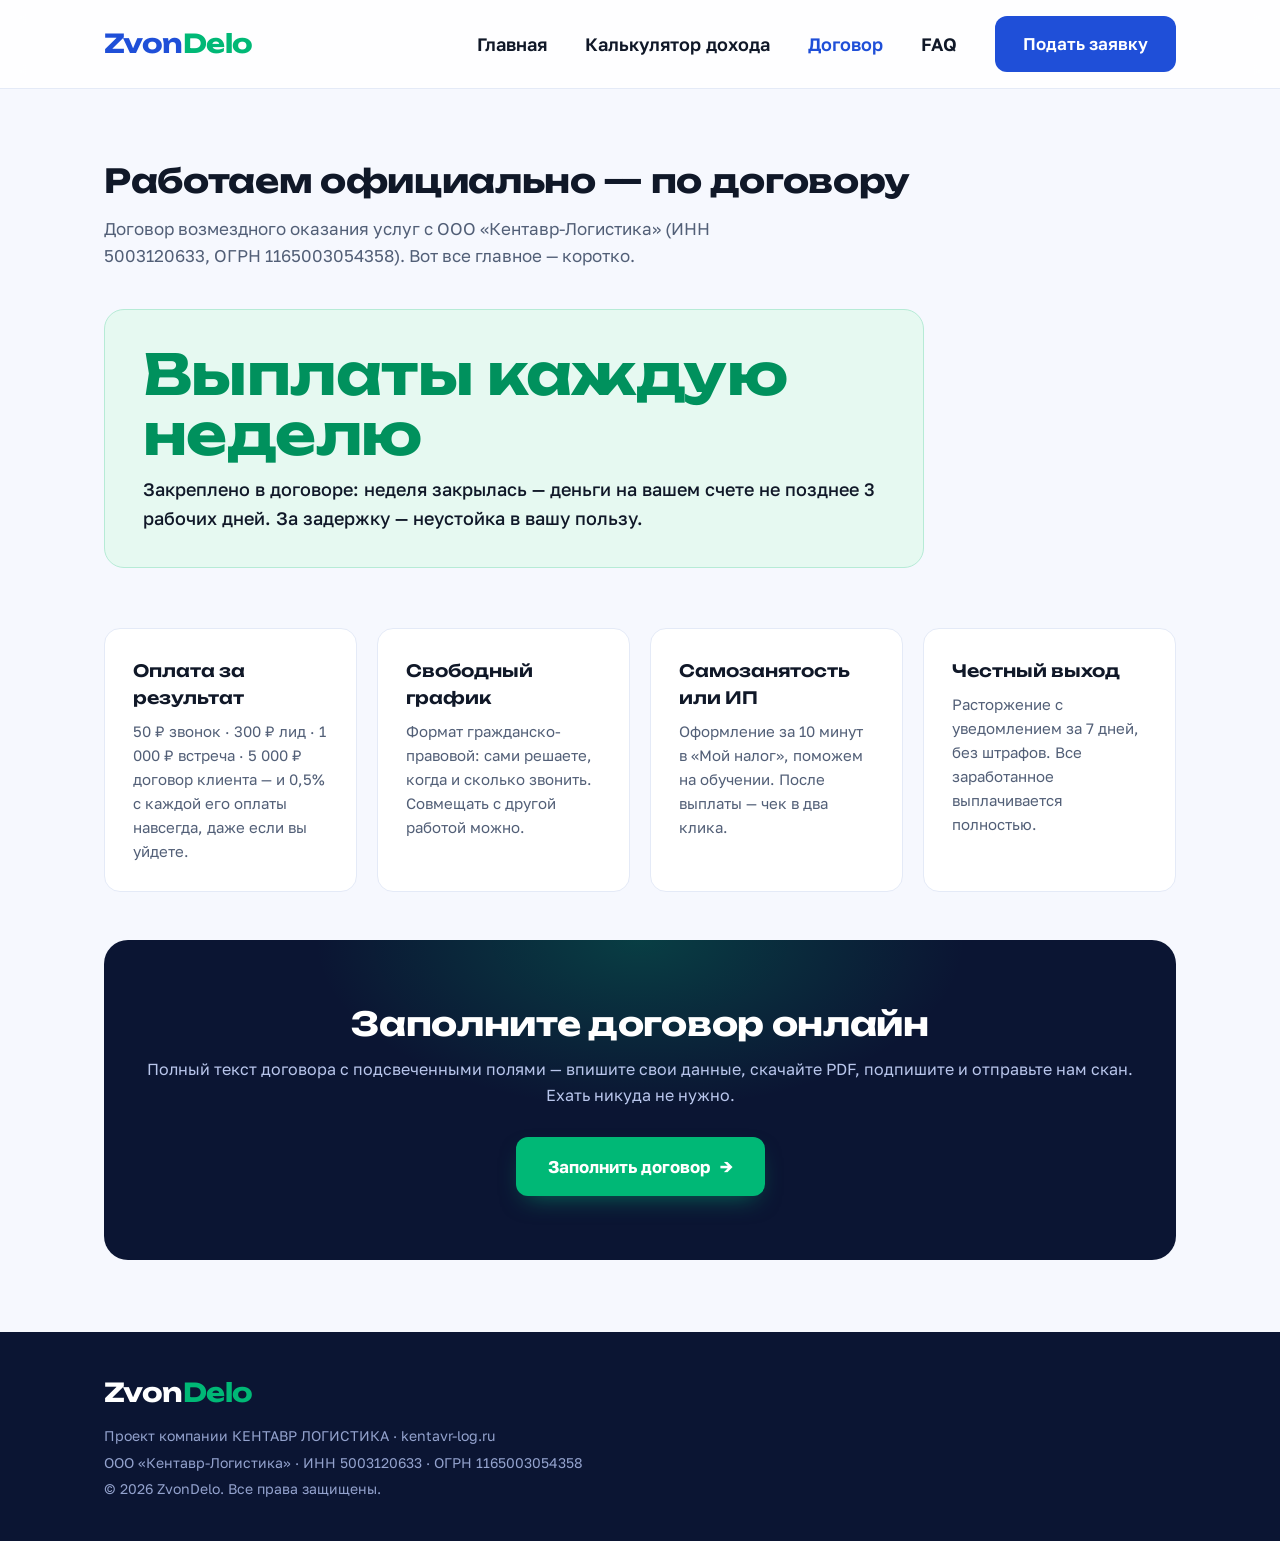
<file: contract.html>
<!DOCTYPE html>
<html lang="ru">
<head>


<meta charset="UTF-8">
<meta name="viewport" content="width=device-width, initial-scale=1.0">
<title>Договор — ZvonDelo | Официальные условия работы оператора</title>
<meta name="description" content="Как оформляются отношения с оператором ZvonDelo: договор с ООО «Кентавр-Логистика», оплата за результат, выплаты каждую неделю, самозанятость.">
<link rel="icon" type="image/svg+xml" href="favicon.svg">
<link rel="preconnect" href="https://fonts.googleapis.com">
<link rel="preconnect" href="https://fonts.gstatic.com" crossorigin>
<link href="https://fonts.googleapis.com/css2?family=Unbounded:wght@500;700&family=Golos+Text:wght@400;500;600;700&display=swap" rel="stylesheet">
<link rel="stylesheet" href="style.css">
</head>
<body>

<header>
  <div class="wrap nav">
    <a href="index.html" style="text-decoration:none"><div class="logo">Zvon<span>Delo</span></div></a>
    <div class="nav-links">
      <a href="index.html">Главная</a>
      <a href="calculator.html">Калькулятор дохода</a>
      <a href="contract.html" class="active">Договор</a>
      <a href="faq.html">FAQ</a>
      <a class="btn-sm" href="apply.html">Подать заявку</a>
    </div>
  </div>
</header>

<section style="padding-bottom:32px">
  <div class="wrap">
    <h2>Работаем официально — по договору</h2>
    <p class="sub">Договор возмездного оказания услуг с ООО «Кентавр-Логистика» (ИНН 5003120633, ОГРН 1165003054358). Вот все главное — коротко.</p>

    <div class="life-banner reveal">
      <div class="life-big">Выплаты каждую неделю</div>
      <p>Закреплено в договоре: неделя закрылась — деньги на вашем счете не позднее 3 рабочих дней. За задержку — неустойка в вашу пользу.</p>
    </div>
  </div>
</section>

<section style="padding-top:0;padding-bottom:48px">
  <div class="wrap">
    <div class="grid">
      <div class="card reveal">
        <h3>Оплата за результат</h3>
        <p>50 ₽ звонок · 300 ₽ лид · 1 000 ₽ встреча · 5 000 ₽ договор клиента — и 0,5% с каждой его оплаты навсегда, даже если вы уйдете.</p>
      </div>
      <div class="card reveal">
        <h3>Свободный график</h3>
        <p>Формат гражданско-правовой: сами решаете, когда и сколько звонить. Совмещать с другой работой можно.</p>
      </div>
      <div class="card reveal">
        <h3>Самозанятость или ИП</h3>
        <p>Оформление за 10 минут в «Мой налог», поможем на обучении. После выплаты — чек в два клика.</p>
      </div>
      <div class="card reveal">
        <h3>Честный выход</h3>
        <p>Расторжение с уведомлением за 7 дней, без штрафов. Все заработанное выплачивается полностью.</p>
      </div>
    </div>
  </div>
</section>

<section class="cta-strip" style="padding-top:0">
  <div class="wrap">
    <div class="cta-panel reveal">
      <h2>Заполните договор онлайн</h2>
      <p>Полный текст договора с подсвеченными полями — впишите свои данные, скачайте PDF, подпишите и отправьте нам скан. Ехать никуда не нужно.</p>
      <a class="btn btn-green" href="contract-fill.html">Заполнить договор</a>
    </div>
  </div>
</section>

<footer>
  <div class="wrap">
    <div class="logo">Zvon<span style="color:var(--green)">Delo</span></div>
    <div>Проект компании КЕНТАВР ЛОГИСТИКА · kentavr-log.ru</div>
    <div>ООО «Кентавр-Логистика» · ИНН 5003120633 · ОГРН 1165003054358</div>
    <div>© 2026 ZvonDelo. Все права защищены.</div>
  </div>
</footer>

<script>
(function(){
  var els=document.querySelectorAll('.reveal');
  if(!('IntersectionObserver' in window)){els.forEach(function(el){el.classList.add('in')});return}
  var io=new IntersectionObserver(function(entries){
    entries.forEach(function(e){if(e.isIntersecting){e.target.classList.add('in');io.unobserve(e.target)}})
  },{threshold:.12});
  els.forEach(function(el){io.observe(el)});
})();
</script>

</body>
</html>
</file>
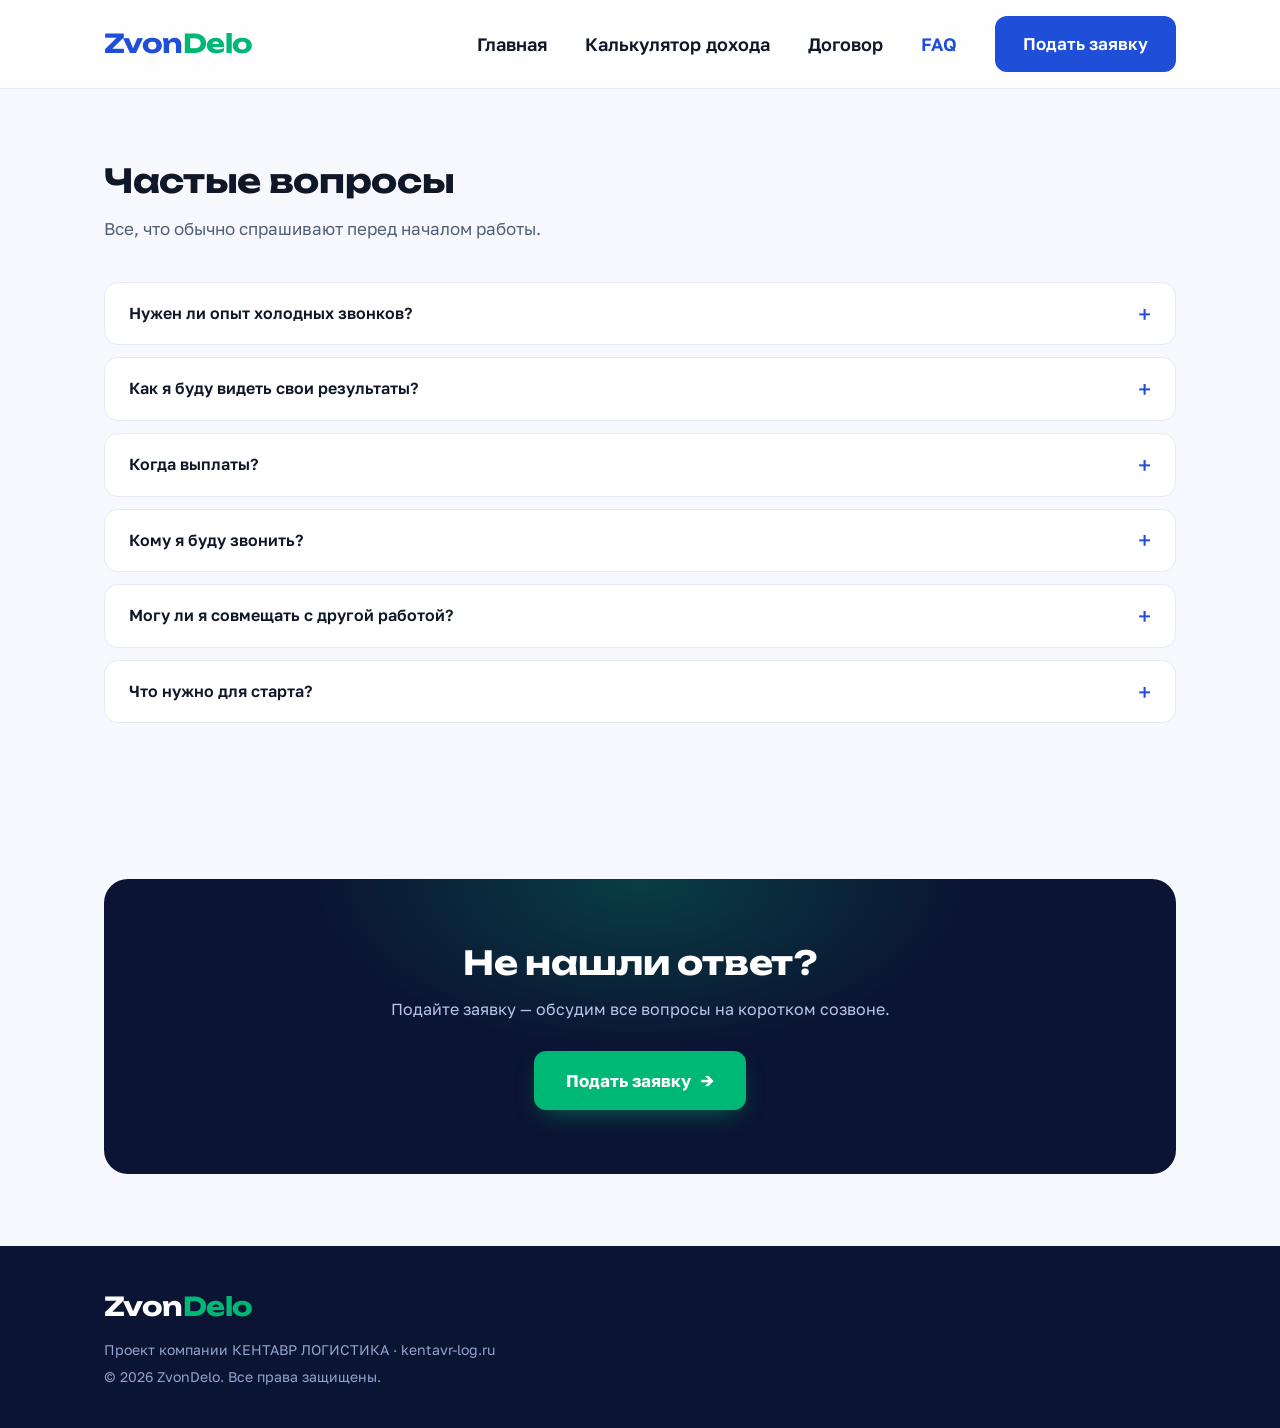
<file: faq.html>
<!DOCTYPE html>
<html lang="ru">
<head>


<meta charset="UTF-8">
<meta name="viewport" content="width=device-width, initial-scale=1.0">
<title>FAQ — ZvonDelo | Частые вопросы операторов</title>
<meta name="description" content="Ответы на частые вопросы о работе оператором холодных звонков в ZvonDelo: опыт, выплаты, график, кому звонить.">
<link rel="icon" type="image/svg+xml" href="favicon.svg">
<link rel="preconnect" href="https://fonts.googleapis.com">
<link rel="preconnect" href="https://fonts.gstatic.com" crossorigin>
<link href="https://fonts.googleapis.com/css2?family=Unbounded:wght@500;700&family=Golos+Text:wght@400;500;600;700&display=swap" rel="stylesheet">
<link rel="stylesheet" href="style.css">
</head>
<body>

<header>
  <div class="wrap nav">
    <a href="index.html" style="text-decoration:none"><div class="logo">Zvon<span>Delo</span></div></a>
    <div class="nav-links">
      <a href="index.html">Главная</a>
      <a href="calculator.html">Калькулятор дохода</a>
      <a href="contract.html">Договор</a>
      <a href="faq.html" class="active">FAQ</a>
      <a class="btn-sm" href="apply.html">Подать заявку</a>
    </div>
  </div>
</header>

<section class="faq">
  <div class="wrap">
    <h2>Частые вопросы</h2>
    <p class="sub">Все, что обычно спрашивают перед началом работы.</p>
    <details class="reveal"><summary>Нужен ли опыт холодных звонков?</summary><p>Нет. Мы даем готовые скрипты и проводим обучение. Главное — грамотная речь и готовность работать с отказами.</p></details>
    <details class="reveal"><summary>Как я буду видеть свои результаты?</summary><p>У каждого оператора есть доступ в личный кабинет: количество звонков, дозвонов, лидов и назначенных встреч обновляются в дашборде в реальном времени.</p></details>
    <details class="reveal"><summary>Когда выплаты?</summary><p>Раз в неделю, по итогам подтвержденных результатов в дашборде. Работаем официально через самозанятость.</p></details>
    <details class="reveal"><summary>Кому я буду звонить?</summary><p>По базе промышленных и торговых компаний, которую мы предоставляем. Никаких «холодных» частных лиц — только B2B.</p></details>
    <details class="reveal"><summary>Могу ли я совмещать с другой работой?</summary><p>Да, график полностью гибкий. Минимальная нагрузка — 2–3 часа в день в будни.</p></details>
    <details class="reveal"><summary>Что нужно для старта?</summary><p>Тихое место, гарнитура, стабильный интернет и 2–3 свободных часа в день. Статус самозанятого поможем оформить — это бесплатно и занимает 10 минут.</p></details>
  </div>
</section>

<section class="cta-strip">
  <div class="wrap">
    <div class="cta-panel reveal">
      <h2>Не нашли ответ?</h2>
      <p>Подайте заявку — обсудим все вопросы на коротком созвоне.</p>
      <a class="btn btn-green" href="apply.html">Подать заявку</a>
    </div>
  </div>
</section>

<footer>
  <div class="wrap">
    <div class="logo">Zvon<span style="color:var(--green)">Delo</span></div>
    <div>Проект компании КЕНТАВР ЛОГИСТИКА · kentavr-log.ru</div>
    <div>© 2026 ZvonDelo. Все права защищены.</div>
  </div>
</footer>

<script>
(function(){
  var els=document.querySelectorAll('.reveal');
  if(!('IntersectionObserver' in window)){els.forEach(function(el){el.classList.add('in')});return}
  var io=new IntersectionObserver(function(entries){
    entries.forEach(function(e){if(e.isIntersecting){e.target.classList.add('in');io.unobserve(e.target)}})
  },{threshold:.12});
  els.forEach(function(el){io.observe(el)});
})();
</script>

</body>
</html>
</file>
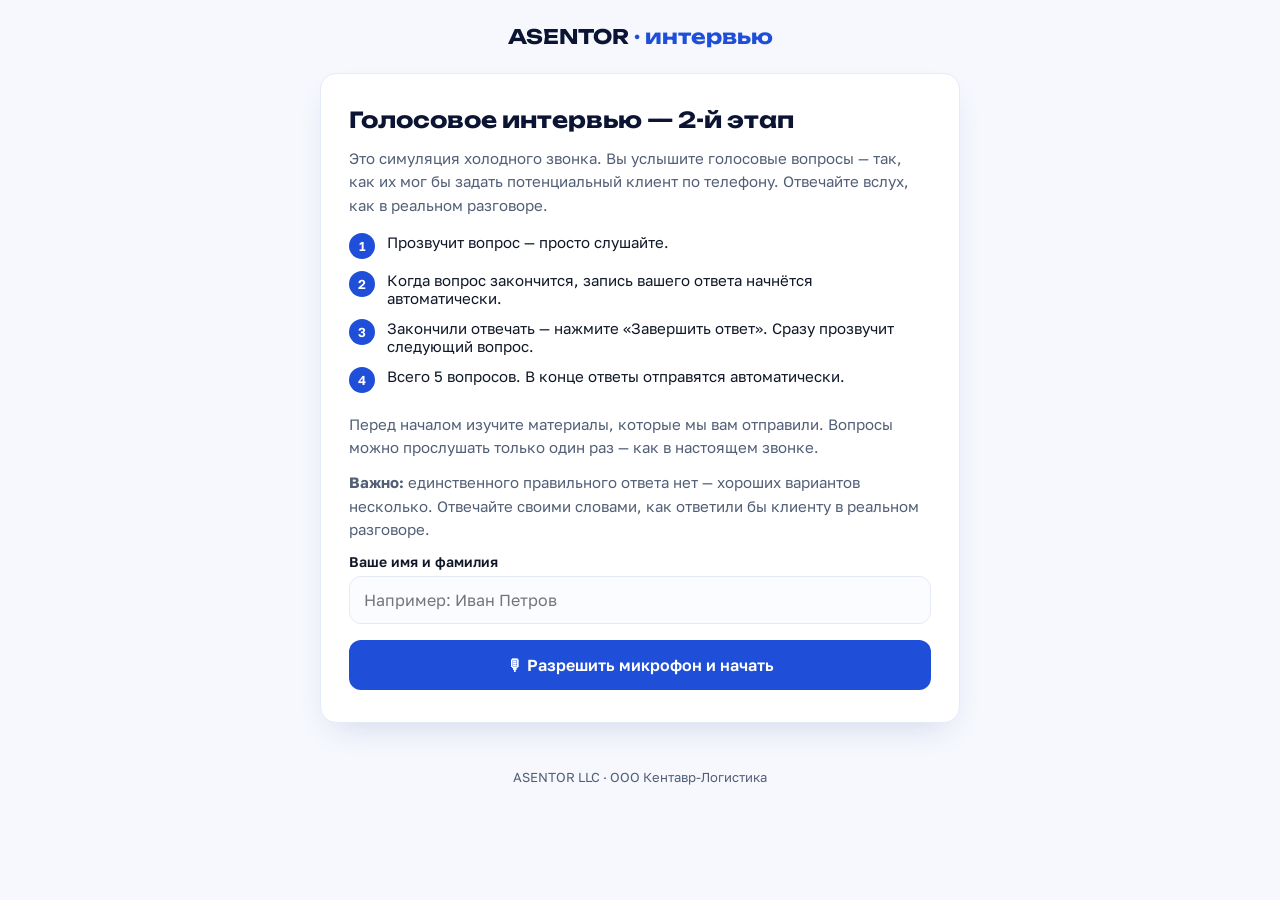
<file: interview.html>
<!DOCTYPE html>
<html lang="ru">
<head>
<meta charset="UTF-8">
<meta name="viewport" content="width=device-width, initial-scale=1.0">
<meta name="robots" content="noindex, nofollow">
<title>ASENTOR — Голосовое интервью</title>
<link rel="preconnect" href="https://fonts.googleapis.com">
<link href="https://fonts.googleapis.com/css2?family=Unbounded:wght@500;700&family=Golos+Text:wght@400;500;600;700&display=swap" rel="stylesheet">
<style>
:root{
  --blue:#1f4fd8; --blue-dark:#1740b4; --navy:#0b1533; --ink:#101828;
  --gray:#525f77; --bg:#f6f8fe; --card:#ffffff; --green:#00b876; --green-dark:#00915d;
  --red:#e5484d; --line:#e4eaf7; --radius:16px;
  --shadow:0 14px 34px -14px rgba(16,38,110,.18);
}
*{margin:0;padding:0;box-sizing:border-box}
body{font-family:'Golos Text',sans-serif;background:var(--bg);color:var(--ink);min-height:100vh;display:flex;flex-direction:column;align-items:center;padding:24px 16px}
h1,h2{font-family:'Unbounded',sans-serif}
.wrap{width:100%;max-width:640px}
.logo{font-family:'Unbounded',sans-serif;font-weight:700;font-size:20px;color:var(--navy);text-align:center;margin-bottom:24px}
.logo span{color:var(--blue)}
.card{background:var(--card);border:1px solid var(--line);border-radius:var(--radius);box-shadow:var(--shadow);padding:32px 28px;margin-bottom:20px}
.card h1{font-size:22px;margin-bottom:14px;color:var(--navy)}
.card p{color:var(--gray);font-size:15px;line-height:1.55;margin-bottom:12px}
.steps{margin:16px 0 20px;padding-left:0;list-style:none}
.steps li{display:flex;gap:12px;margin-bottom:12px;font-size:15px;color:var(--ink)}
.steps .n{flex:0 0 26px;height:26px;border-radius:50%;background:var(--blue);color:#fff;display:flex;align-items:center;justify-content:center;font-weight:600;font-size:13px}
label{display:block;font-weight:600;font-size:14px;margin-bottom:6px}
input[type=text]{width:100%;padding:13px 14px;border:1px solid var(--line);border-radius:12px;font-size:16px;font-family:inherit;margin-bottom:16px;background:#fbfcff}
input[type=text]:focus{outline:none;border-color:var(--blue)}
.btn{display:inline-flex;align-items:center;justify-content:center;gap:8px;width:100%;padding:15px 20px;border:none;border-radius:12px;font-family:'Golos Text',sans-serif;font-size:16px;font-weight:600;cursor:pointer;transition:.15s}
.btn-blue{background:var(--blue);color:#fff}
.btn-blue:hover{background:var(--blue-dark)}
.btn-green{background:var(--green);color:#fff}
.btn-green:hover{background:var(--green-dark)}
.btn:disabled{opacity:.5;cursor:not-allowed}
.hidden{display:none!important}
.progress{display:flex;gap:8px;margin-bottom:24px;justify-content:center}
.progress .dot{width:38px;height:6px;border-radius:3px;background:var(--line);transition:.3s}
.progress .dot.active{background:var(--blue)}
.progress .dot.done{background:var(--green)}
.qnum{text-align:center;font-size:14px;font-weight:600;color:var(--gray);letter-spacing:.06em;text-transform:uppercase;margin-bottom:18px}
.stage{display:flex;flex-direction:column;align-items:center;padding:14px 0 8px}
.orb{width:120px;height:120px;border-radius:50%;display:flex;align-items:center;justify-content:center;font-size:44px;margin-bottom:18px;position:relative}
.orb.speaking{background:radial-gradient(circle at 35% 30%,#3f6ceb,var(--blue-dark))}
.orb.speaking::after,.orb.rec::after{content:"";position:absolute;inset:-10px;border-radius:50%;border:3px solid currentColor;opacity:.35;animation:pulse 1.4s ease-out infinite}
.orb.speaking{color:var(--blue)}
.orb.rec{background:radial-gradient(circle at 35% 30%,#ff6b6f,#c2262b);color:var(--red)}
@keyframes pulse{0%{transform:scale(.9);opacity:.5}100%{transform:scale(1.25);opacity:0}}
.stage .state{font-size:17px;font-weight:600;color:var(--navy);margin-bottom:6px}
.stage .hint{font-size:14px;color:var(--gray);margin-bottom:18px;text-align:center}
.timer{font-family:'Unbounded',sans-serif;font-size:26px;color:var(--red);margin-bottom:18px;font-variant-numeric:tabular-nums}
.upl{font-size:15px;color:var(--gray);margin-top:8px}
.done-icon{font-size:56px;text-align:center;margin-bottom:14px}
.err{background:#fff3f3;border:1px solid #ffd3d4;color:#b42324;padding:12px 14px;border-radius:10px;font-size:14px;margin-top:14px}
footer{margin-top:auto;padding-top:26px;font-size:13px;color:var(--gray);text-align:center}
/* admin */
.admin-q{border:1px solid var(--line);border-radius:12px;padding:16px;margin-bottom:14px;background:#fbfcff}
.admin-q .qt{font-size:14px;line-height:1.5;margin-bottom:12px;color:var(--ink)}
.admin-q .row{display:flex;gap:8px;flex-wrap:wrap}
.admin-q button,.admin-q a{flex:1;min-width:110px;padding:10px;border-radius:10px;border:1px solid var(--line);background:#fff;font-family:inherit;font-size:13.5px;font-weight:600;cursor:pointer;text-align:center;text-decoration:none;color:var(--ink)}
.admin-q button.recing{background:var(--red);color:#fff;border-color:var(--red)}
.admin-q a.dl{background:var(--green);color:#fff;border-color:var(--green)}
.tag{display:inline-block;font-size:11px;font-weight:700;letter-spacing:.05em;padding:3px 8px;border-radius:6px;margin-bottom:8px}
.tag.core{background:#e8efff;color:var(--blue-dark)}
.tag.trap{background:#fff2e2;color:#b25e00}
@media(max-width:480px){.card{padding:24px 18px}}
</style>
</head>
<body>
<div class="wrap">
  <div class="logo">ASENTOR <span>· интервью</span></div>

  <!-- ============ CANDIDATE: START ============ -->
  <div class="card" id="scr-start">
    <h1>Голосовое интервью — 2-й этап</h1>
    <p>Это симуляция холодного звонка. Вы услышите голосовые вопросы — так, как их мог бы задать потенциальный клиент по телефону. Отвечайте вслух, как в реальном разговоре.</p>
    <ul class="steps">
      <li><span class="n">1</span>Прозвучит вопрос — просто слушайте.</li>
      <li><span class="n">2</span>Когда вопрос закончится, запись вашего ответа начнётся автоматически.</li>
      <li><span class="n">3</span>Закончили отвечать — нажмите «Завершить ответ». Сразу прозвучит следующий вопрос.</li>
      <li><span class="n">4</span>Всего 5 вопросов. В конце ответы отправятся автоматически.</li>
    </ul>
    <p>Перед началом изучите материалы, которые мы вам отправили. Вопросы можно прослушать только один раз — как в настоящем звонке.</p>
    <p><b>Важно:</b> единственного правильного ответа нет — хороших вариантов несколько. Отвечайте своими словами, как ответили бы клиенту в реальном разговоре.</p>
    <label for="cand-name">Ваше имя и фамилия</label>
    <input type="text" id="cand-name" placeholder="Например: Иван Петров" autocomplete="name">
    <button class="btn btn-blue" id="btn-start">🎙 Разрешить микрофон и начать</button>
    <div class="err hidden" id="start-err"></div>
  </div>

  <!-- ============ CANDIDATE: MIC CHECK ============ -->
  <div class="card hidden" id="scr-mic">
    <h1>Проверка микрофона</h1>
    <p>Нажмите «Записать пробу», скажите вслух: <b>«Раз, два, три — проверка связи»</b>, остановите запись и прослушайте себя. Если слышно чётко — начинайте интервью.</p>
    <div class="stage">
      <div class="orb speaking" id="mic-orb">🎙</div>
      <button class="btn btn-blue" id="btn-mic-rec">🔴 Записать пробу</button>
      <audio id="mic-play" controls class="hidden" style="width:100%;margin:16px 0 6px"></audio>
      <button class="btn btn-green hidden" id="btn-mic-ok" style="margin-top:10px">✅ Слышу себя чётко — начать интервью</button>
    </div>
    <div class="err hidden" id="mic-err"></div>
  </div>

  <!-- ============ CANDIDATE: INTERVIEW ============ -->
  <div class="card hidden" id="scr-quiz">
    <div class="progress" id="prog"></div>
    <div class="qnum" id="qnum">Вопрос 1 из 5</div>
    <div class="stage">
      <div class="orb speaking" id="orb">📞</div>
      <div class="state" id="state">Клиент задаёт вопрос…</div>
      <div class="hint" id="hint">Слушайте внимательно</div>
      <div class="timer hidden" id="timer">00:00</div>
      <button class="btn btn-green hidden" id="btn-finish">⏸ Завершить ответ</button>
      <button class="btn btn-blue hidden" id="btn-play-gate">▶ Нажмите, чтобы услышать вопрос</button>
      <button class="btn btn-blue hidden" id="btn-rerecord">🎙 Ответить на этот вопрос заново</button>
    </div>
    <div class="err hidden" id="quiz-err"></div>
  </div>

  <!-- ============ CANDIDATE: UPLOAD / DONE ============ -->
  <div class="card hidden" id="scr-upload">
    <div class="stage">
      <div class="orb speaking">📤</div>
      <div class="state">Отправляем ваши ответы…</div>
      <div class="upl" id="upl-status">Подготовка…</div>
    </div>
    <div class="err hidden" id="upl-err"></div>
  </div>
  <div class="card hidden" id="scr-done">
    <div class="done-icon">✅</div>
    <h1 style="text-align:center">Интервью завершено!</h1>
    <p style="text-align:center">Спасибо! Ваши ответы отправлены. Мы прослушаем их и свяжемся с вами в ближайшее время.</p>
  </div>

  <!-- ============ ADMIN (append ?admin to URL) ============ -->
  <div class="card hidden" id="scr-admin">
    <h1>Запись вопросов (админ)</h1>
    <p>Запишите каждый вопрос своим голосом, прослушайте и скачайте. Файлы <b>q1…q5</b> положите в папку <b>interview-audio/</b> рядом с этой страницей. Пока файла нет — страница озвучит вопрос синтезом речи.</p>
    <div id="admin-list"></div>
  </div>

  <footer>ASENTOR LLC · ООО Кентавр-Логистика</footer>
</div>

<script>
/* ================= QUESTIONS =================
   Роли: клиент (лид) на холодном звонке задаёт вопрос оператору.
   core = ответ есть в материалах; trap = проверка поведения. */
const QUESTIONS = [
  { id:1, kind:'core',
    text:'Здравствуйте. Ну допустим… У нас европейский поставщик в прошлом году полностью прекратил отгрузки в Россию, закупки встали. И чем конкретно вы можете нам помочь? Как это вообще у вас работает?' },
  { id:2, kind:'core',
    text:'Да мы и так всё получаем, просто через посредников — и дорого. С чего вы взяли, что через вас выйдет дешевле?' },
  { id:3, kind:'core',
    text:'Хорошо. А как оформляется сделка и оплата? Честно говоря, боимся, что платёж просто заблокируют — или деньги уйдут, а товар так и не приедет.' },
  { id:4, kind:'trap-irrelevant',
    text:'Слушайте, а у меня вообще другой вопрос. Вы случайно перевозками по России не занимаетесь? Мне станок нужно из Москвы в Екатеринбург перевезти на следующей неделе.' },
  { id:5, kind:'trap-noinfo',
    text:'Ладно, давайте конкретно: сколько будет стоить доставка одной паллеты из Германии до Москвы и за какой срок? Назовите мне цифру прямо сейчас, иначе не о чем разговаривать.' }
];

const SUPABASE_URL  = 'https://ovjdxocmwrbjxkfrbwin.supabase.co';
const SUPABASE_KEY  = 'eyJhbGciOiJIUzI1NiIsInR5cCI6IkpXVCJ9.eyJpc3MiOiJzdXBhYmFzZSIsInJlZiI6Im92amR4b2Ntd3JianhrZnJid2luIiwicm9sZSI6ImFub24iLCJpYXQiOjE3ODMwOTY3NjEsImV4cCI6MjA5ODY3Mjc2MX0.4yHaaY3BzSdKSomHhPeoMCQ7HzO7hz7ssjTV-bt1ZaI';
const BUCKET        = 'asentor-interviews';
const AUDIO_DIR     = 'interview-audio';       // q1.webm / q1.mp3 / q1.m4a
const AUDIO_EXTS    = ['m4a','webm','mp3'];

const $ = id => document.getElementById(id);
let stream=null, recorder=null, chunks=[], idx=0, timerInt=null, recStart=0;
const answers = [];   // {blob, mime, seconds}
let candName='';

/* ---------- helpers ---------- */
function show(id){['scr-start','scr-mic','scr-quiz','scr-upload','scr-done','scr-admin'].forEach(s=>$(s).classList.add('hidden'));$(id).classList.remove('hidden');}
function pickMime(){
  for(const m of ['audio/mp4;codecs=mp4a.40.2','audio/mp4','audio/webm;codecs=opus','audio/webm','audio/ogg'])
    if(window.MediaRecorder && MediaRecorder.isTypeSupported(m)) return m;
  return '';
}
function extFor(mime){ return mime.includes('mp4')?'m4a':mime.includes('ogg')?'ogg':'webm'; }
function fmt(s){const m=String(Math.floor(s/60)).padStart(2,'0'),ss=String(s%60).padStart(2,'0');return m+':'+ss;}
function translit(s){const map={а:'a',б:'b',в:'v',г:'g',д:'d',е:'e',ё:'e',ж:'zh',з:'z',и:'i',й:'y',к:'k',л:'l',м:'m',н:'n',о:'o',п:'p',р:'r',с:'s',т:'t',у:'u',ф:'f',х:'h',ц:'ts',ч:'ch',ш:'sh',щ:'sch',ъ:'',ы:'y',ь:'',э:'e',ю:'yu',я:'ya'};
  return s.toLowerCase().split('').map(c=>map[c]??c).join('').replace(/[^a-z0-9]+/g,'-').replace(/^-+|-+$/g,'').slice(0,40)||'candidate';}

/* ---------- question playback (recorded voice, TTS fallback) ---------- */
let playGateFn=null;
function playQuestion(i, onEnd){
  const q = QUESTIONS[i];
  let e = 0, finished = false;
  const done = () => { if(finished) return; finished = true; onEnd(); };
  const tryNext = () => {
    if(finished) return;
    if (e >= AUDIO_EXTS.length) { speakTTS(q.text, done); return; }
    const a = new Audio(`${AUDIO_DIR}/q${q.id}.${AUDIO_EXTS[e++]}`);
    a.onended = done;
    // сбой в середине воспроизведения — не перечитываем вопрос заново
    a.onerror = () => { if(a.currentTime > 0) done(); else tryNext(); };
    const p = a.play();
    if(p && p.catch) p.catch(err => {
      if(err && err.name === 'NotAllowedError'){
        // браузер блокирует звук без клика (Safari) — просим нажать кнопку
        $('state').textContent='Готовы услышать вопрос?';
        $('hint').textContent='Ваш браузер требует нажатия, чтобы включить звук';
        playGateFn = () => { a.play().catch(()=>tryNext()); };
        $('btn-play-gate').classList.remove('hidden');
      } else if(!finished) tryNext();
    });
  };
  tryNext();
}
$('btn-play-gate').onclick = () => {
  $('btn-play-gate').classList.add('hidden');
  $('state').textContent='Клиент задаёт вопрос…';
  $('hint').textContent='Слушайте внимательно';
  if(playGateFn){ const f=playGateFn; playGateFn=null; f(); }
};
function speakTTS(text, onEnd){
  if(!('speechSynthesis' in window)){ onEnd(); return; }
  speechSynthesis.cancel();
  const u = new SpeechSynthesisUtterance(text);
  u.lang='ru-RU'; u.rate=1;
  const v = speechSynthesis.getVoices().find(v=>v.lang && v.lang.startsWith('ru'));
  if(v) u.voice=v;
  u.onend=onEnd; u.onerror=onEnd;
  speechSynthesis.speak(u);
}
if('speechSynthesis' in window) speechSynthesis.getVoices(); // warm up

/* ---------- candidate flow ---------- */
$('btn-start').onclick = async () => {
  candName = $('cand-name').value.trim();
  if(!candName){ $('start-err').textContent='Пожалуйста, укажите имя и фамилию.'; $('start-err').classList.remove('hidden'); return; }
  if(!navigator.mediaDevices || !window.MediaRecorder){
    $('start-err').textContent='Ваш браузер не поддерживает запись звука. Откройте страницу в Chrome или Safari.';
    $('start-err').classList.remove('hidden'); return;
  }
  try{
    stream = await navigator.mediaDevices.getUserMedia({audio:true});
  }catch(err){
    $('start-err').textContent='Нет доступа к микрофону. Разрешите доступ в настройках браузера и обновите страницу.';
    $('start-err').classList.remove('hidden'); return;
  }
  show('scr-mic');
};

/* ---------- mic check ---------- */
let micRec=null, micUrl=null;
$('btn-mic-rec').onclick = () => {
  if(micRec && micRec.state==='recording'){ micRec.stop(); return; }
  const mime = pickMime(); const ch=[];
  try{
    micRec = mime ? new MediaRecorder(stream,{mimeType:mime}) : new MediaRecorder(stream);
  }catch(err){
    $('mic-err').textContent='Не удалось начать запись: '+err.message;
    $('mic-err').classList.remove('hidden'); return;
  }
  micRec.ondataavailable = e => { if(e.data.size) ch.push(e.data); };
  micRec.onstop = () => {
    if(micUrl) URL.revokeObjectURL(micUrl);
    micUrl = URL.createObjectURL(new Blob(ch,{type:micRec.mimeType||'audio/webm'}));
    $('mic-play').src = micUrl;
    $('mic-play').classList.remove('hidden');
    $('btn-mic-ok').classList.remove('hidden');
    $('btn-mic-rec').textContent='🔁 Перезаписать пробу';
    $('mic-orb').className='orb speaking'; $('mic-orb').textContent='🎧';
  };
  micRec.start();
  $('mic-orb').className='orb rec'; $('mic-orb').textContent='🎙';
  $('btn-mic-rec').textContent='⏹ Остановить запись';
  $('mic-play').classList.add('hidden');
  $('btn-mic-ok').classList.add('hidden');
};
$('btn-mic-ok').onclick = () => {
  $('mic-play').pause();
  $('prog').innerHTML = QUESTIONS.map(()=>'<div class="dot"></div>').join('');
  show('scr-quiz');
  askQuestion(0);
};

function askQuestion(i){
  idx = i;
  [...$('prog').children].forEach((d,j)=>{d.className='dot'+(j<i?' done':j===i?' active':'');});
  $('qnum').textContent = `Вопрос ${i+1} из ${QUESTIONS.length}`;
  $('orb').className='orb speaking'; $('orb').textContent='📞';
  $('state').textContent='Клиент задаёт вопрос…';
  $('hint').textContent='Слушайте внимательно';
  $('timer').classList.add('hidden');
  $('btn-finish').classList.add('hidden');
  $('btn-play-gate').classList.add('hidden');
  $('btn-rerecord').classList.add('hidden');
  playQuestion(i, startRecording);
}

let finishRequested=false;
function showRecProblem(msg){
  clearInterval(timerInt);
  $('orb').className='orb speaking'; $('orb').textContent='⚠️';
  $('state').textContent='Проблема с записью';
  $('hint').textContent=msg+' Нажмите кнопку — вы ответите на этот вопрос заново.';
  $('timer').classList.add('hidden');
  $('btn-finish').classList.add('hidden');
  $('btn-rerecord').classList.remove('hidden');
}
async function startRecording(){
  if(recorder && recorder.state==='recording') return;
  // микрофон мог отключиться, пока играл вопрос — переподключаем
  if(!stream || !stream.getTracks().some(t=>t.readyState==='live')){
    try{ stream = await navigator.mediaDevices.getUserMedia({audio:true}); }
    catch(err){ showRecProblem('Микрофон недоступен — проверьте, что он подключён.'); return; }
  }
  const mime = pickMime();
  chunks=[]; finishRequested=false;
  try{
    recorder = mime ? new MediaRecorder(stream,{mimeType:mime}) : new MediaRecorder(stream);
  }catch(err){
    $('quiz-err').textContent='Не удалось начать запись: '+err.message;
    $('quiz-err').classList.remove('hidden'); return;
  }
  recorder.ondataavailable = ev => { if(ev.data.size) chunks.push(ev.data); };
  recorder.onerror = () => showRecProblem('Запись прервалась из-за ошибки микрофона.');
  recorder.onstop = () => {
    if(!finishRequested){
      // запись оборвалась сама (Bluetooth-гарнитура, другое приложение заняло микрофон)
      showRecProblem('Запись прервалась — похоже, микрофон отключился.');
      return;
    }
    const mimeType = recorder.mimeType || 'audio/webm';
    answers[idx] = { blob:new Blob(chunks,{type:mimeType}), mime:mimeType,
                     seconds:Math.round((Date.now()-recStart)/1000) };
    if(idx+1 < QUESTIONS.length) setTimeout(()=>askQuestion(idx+1), 900);
    else uploadAll();
  };
  recorder.start();
  recStart = Date.now();
  $('orb').className='orb rec'; $('orb').textContent='🎙';
  $('state').textContent='Идёт запись вашего ответа';
  $('hint').textContent='Отвечайте вслух. Закончили — нажмите кнопку ниже.';
  $('timer').textContent='00:00'; $('timer').classList.remove('hidden');
  clearInterval(timerInt);
  timerInt = setInterval(()=>{ $('timer').textContent=fmt(Math.round((Date.now()-recStart)/1000)); },500);
  // guard: don't allow finishing instantly by accident
  $('btn-finish').disabled = true;
  setTimeout(()=>{ $('btn-finish').disabled=false; }, 1500);
  $('btn-finish').classList.remove('hidden');
}

$('btn-finish').onclick = () => {
  if(!recorder || recorder.state!=='recording') return;
  clearInterval(timerInt);
  $('btn-finish').classList.add('hidden');
  $('state').textContent='Ответ записан';
  finishRequested = true;
  recorder.stop();
};
$('btn-rerecord').onclick = () => {
  $('btn-rerecord').classList.add('hidden');
  $('orb').className='orb rec'; $('orb').textContent='🎙';
  startRecording();
};

/* ---------- upload ---------- */
async function uploadAll(){
  show('scr-upload');
  if(stream) stream.getTracks().forEach(t=>t.stop());
  const folder = new Date().toISOString().slice(0,16).replace(/[:T]/g,'-') + '_' + translit(candName);
  const meta = [];
  try{
    for(let i=0;i<answers.length;i++){
      $('upl-status').textContent = `Отправка ответа ${i+1} из ${answers.length}…`;
      const a = answers[i];
      const path = `${folder}/q${i+1}.${extFor(a.mime)}`;
      const res = await fetch(`${SUPABASE_URL}/storage/v1/object/${BUCKET}/${path}`,{
        method:'POST',
        headers:{ 'Authorization':`Bearer ${SUPABASE_KEY}`, 'apikey':SUPABASE_KEY, 'Content-Type':a.mime },
        body:a.blob
      });
      if(!res.ok) throw new Error(`q${i+1}: HTTP ${res.status} — ${(await res.text()).slice(0,200)}`);
      meta.push({question:i+1, kind:QUESTIONS[i].kind, path, seconds:a.seconds});
    }
    $('upl-status').textContent='Сохраняем анкету…';
    const row = await fetch(`${SUPABASE_URL}/rest/v1/asentor_interviews`,{
      method:'POST',
      headers:{ 'Authorization':`Bearer ${SUPABASE_KEY}`, 'apikey':SUPABASE_KEY,
                'Content-Type':'application/json', 'Prefer':'return=minimal' },
      body:JSON.stringify({ name:candName, folder, answers:meta,
                            user_agent:navigator.userAgent.slice(0,250) })
    });
    if(!row.ok) throw new Error(`анкета: HTTP ${row.status} — ${(await row.text()).slice(0,200)}`);
    show('scr-done');
  }catch(err){
    $('upl-err').innerHTML = 'Не удалось отправить ответы: '+err.message+
      '<br><br>Проверьте интернет и <b>не закрывайте страницу</b> — нажмите кнопку ниже, чтобы повторить.';
    $('upl-err').classList.remove('hidden');
    if(!$('btn-retry')){
      const b=document.createElement('button');
      b.id='btn-retry'; b.className='btn btn-blue'; b.style.marginTop='14px';
      b.textContent='Повторить отправку';
      b.onclick=()=>{ $('upl-err').classList.add('hidden'); b.remove(); uploadAll(); };
      $('scr-upload').appendChild(b);
    }
  }
}

/* ---------- admin mode ---------- */
if(new URLSearchParams(location.search).has('admin')){
  show('scr-admin');
  const list=$('admin-list');
  QUESTIONS.forEach((q,i)=>{
    const d=document.createElement('div'); d.className='admin-q';
    d.innerHTML=`<span class="tag ${q.kind==='core'?'core':'trap'}">${q.kind==='core'?'по материалам':q.kind==='trap-irrelevant'?'ловушка: не по теме':'ловушка: нет данных'}</span>
      <div class="qt"><b>Вопрос ${q.id}.</b> ${q.text}</div>
      <div class="row">
        <button data-rec>🔴 Записать</button>
        <button data-play disabled>▶ Прослушать</button>
        <a data-dl class="dl" style="display:none" download="q${q.id}.webm">⬇ Скачать q${q.id}</a>
      </div>`;
    list.appendChild(d);
    let rec=null, aBlob=null, aUrl=null;
    const bRec=d.querySelector('[data-rec]'), bPlay=d.querySelector('[data-play]'), bDl=d.querySelector('[data-dl]');
    bRec.onclick=async()=>{
      if(rec && rec.state==='recording'){ rec.stop(); return; }
      const st=await navigator.mediaDevices.getUserMedia({audio:true});
      const mime=pickMime(); const ch=[];
      rec=mime?new MediaRecorder(st,{mimeType:mime}):new MediaRecorder(st);
      rec.ondataavailable=e=>{if(e.data.size)ch.push(e.data);};
      rec.onstop=()=>{
        st.getTracks().forEach(t=>t.stop());
        aBlob=new Blob(ch,{type:rec.mimeType||'audio/webm'});
        if(aUrl)URL.revokeObjectURL(aUrl);
        aUrl=URL.createObjectURL(aBlob);
        bPlay.disabled=false;
        bDl.href=aUrl; bDl.download=`q${q.id}.${extFor(rec.mimeType||'audio/webm')}`;
        bDl.style.display='block';
        bRec.textContent='🔴 Перезаписать'; bRec.classList.remove('recing');
      };
      rec.start(); bRec.textContent='⏹ Стоп'; bRec.classList.add('recing');
    };
    bPlay.onclick=()=>{ new Audio(aUrl).play(); };
  });
}
</script>
</body>
</html>
</file>
<file: style.css>
:root{
  --blue:#1f4fd8; --blue-dark:#1740b4; --navy:#0b1533; --navy-2:#13224f;
  --ink:#101828; --gray:#525f77; --bg:#f6f8fe; --card:#ffffff;
  --green:#00b876; --green-dark:#00915d; --line:#e4eaf7;
  --radius:16px; --shadow:0 14px 34px -14px rgba(16,38,110,.18);
}
*{margin:0;padding:0;box-sizing:border-box}
body{font-family:'Golos Text',system-ui,-apple-system,'Segoe UI',sans-serif;color:var(--ink);background:var(--bg);line-height:1.6}
h1,h2,h3,.logo{font-family:'Unbounded','Golos Text',sans-serif}
.wrap{max-width:1120px;margin:0 auto;padding:0 24px}

header{position:sticky;top:0;z-index:20;background:rgba(255,255,255,.86);backdrop-filter:blur(12px);-webkit-backdrop-filter:blur(12px);border-bottom:1px solid var(--line)}
.nav{display:flex;align-items:center;justify-content:space-between;height:88px}
.logo{font-size:26px;font-weight:700;color:var(--blue);letter-spacing:-.02em}
.logo span{color:var(--green)}
.nav-links{display:flex;gap:38px;align-items:center}
.nav-links a{color:var(--ink);text-decoration:none;font-size:18px;font-weight:600;transition:color .2s}
.nav-links a:hover{color:var(--blue)}
.nav-links a.active{color:var(--blue)}
.nav a.btn-sm{background:var(--blue);color:#fff;padding:14px 28px;border-radius:12px;text-decoration:none;font-weight:600;font-size:17px;transition:background .2s,transform .2s}
.nav a.btn-sm:hover{background:var(--blue-dark);transform:translateY(-1px);color:#fff}
@media(max-width:560px){.nav-links a:not(.btn-sm){display:none}}

.hero{padding:76px 0 84px;position:relative;overflow:hidden}
.hero::before{content:"";position:absolute;inset:0;background-image:radial-gradient(circle,#d9e3fa 1.2px,transparent 1.2px);background-size:24px 24px;opacity:.55;-webkit-mask-image:radial-gradient(720px 480px at 78% 30%,#000 0%,transparent 70%);mask-image:radial-gradient(720px 480px at 78% 30%,#000 0%,transparent 70%)}
.hero-grid{display:grid;grid-template-columns:1.05fr .95fr;gap:56px;align-items:center;position:relative}
.hero h1{font-size:clamp(30px,4.4vw,44px);line-height:1.14;font-weight:700;letter-spacing:-.01em}
.hero h1 em{font-style:normal;color:var(--blue);background-image:linear-gradient(0deg,rgba(0,184,118,.22),rgba(0,184,118,.22));background-size:100% 34%;background-repeat:no-repeat;background-position:0 88%}
.hero p{font-size:18px;color:var(--gray);max-width:540px;margin:20px 0 32px}
.btn{display:inline-flex;align-items:center;gap:10px;background:var(--blue);color:#fff;padding:16px 32px;border-radius:12px;font-size:17px;font-weight:700;text-decoration:none;transition:background .2s,transform .2s,box-shadow .2s;box-shadow:0 10px 24px -10px rgba(31,79,216,.55)}
.btn::after{content:"\2192";transition:transform .2s}
.btn:hover{background:var(--blue-dark);transform:translateY(-2px)}
.btn:hover::after{transform:translateX(4px)}
.btn-green{background:var(--green);box-shadow:0 10px 24px -10px rgba(0,184,118,.55)}
.btn-green:hover{background:var(--green-dark)}
.hero .note{font-size:14px;color:var(--gray);margin-top:14px}
.stats{display:flex;gap:32px;margin-top:44px;flex-wrap:wrap}
.stats div b{display:block;font-size:24px;color:var(--blue);font-family:'Unbounded',sans-serif;font-weight:700}
.stats div span{font-size:13px;color:var(--gray);display:block;max-width:150px}
.stats div a{text-decoration:none;display:block;transition:transform .2s}
.stats div a:hover{transform:translateY(-2px)}
.stats div a:hover b{color:var(--blue-dark)}
.calc-pill{display:inline-flex;align-items:center;background:var(--green);color:#fff;font-size:13px;font-weight:700;padding:7px 14px;border-radius:999px;margin-top:8px;max-width:none;box-shadow:0 8px 18px -8px rgba(0,184,118,.7);animation:pillPulse 2.4s ease-out infinite;transition:background .2s}
.stats div span.calc-pill{color:#fff;max-width:none}
.stat-calc:hover .calc-pill{background:var(--green-dark)}
@keyframes pillPulse{0%{box-shadow:0 8px 18px -8px rgba(0,184,118,.7),0 0 0 0 rgba(0,184,118,.35)}70%{box-shadow:0 8px 18px -8px rgba(0,184,118,.7),0 0 0 10px rgba(0,184,118,0)}100%{box-shadow:0 8px 18px -8px rgba(0,184,118,.7),0 0 0 0 rgba(0,184,118,0)}}

.hero-visual{position:relative;padding:36px 12px 44px}
.call-card{background:#fff;border:1px solid var(--line);border-radius:20px;padding:26px;box-shadow:0 24px 60px -20px rgba(16,38,110,.28);transform:rotate(-1.5deg);position:relative}
.call-top{display:flex;align-items:center;gap:10px;font-size:13px;font-weight:600;color:var(--gray)}
.call-timer{margin-left:auto;font-variant-numeric:tabular-nums;color:var(--ink);background:#eef3ff;padding:2px 10px;border-radius:6px;font-weight:700}
.live-dot{width:9px;height:9px;border-radius:50%;background:var(--green);animation:pulse 1.6s ease-out infinite}
@keyframes pulse{0%{box-shadow:0 0 0 0 rgba(0,184,118,.5)}100%{box-shadow:0 0 0 10px rgba(0,184,118,0)}}
.call-company{font-size:20px;font-weight:700;margin-top:14px}
.call-role{font-size:14px;color:var(--gray)}
.wave{display:flex;gap:5px;align-items:flex-end;height:28px;margin-top:18px}
.wave i{width:5px;border-radius:3px;background:var(--blue);height:100%;transform-origin:bottom;animation:eq 1.1s ease-in-out infinite}
.wave i:nth-child(1){animation-delay:0s;opacity:.9}
.wave i:nth-child(2){animation-delay:.12s}
.wave i:nth-child(3){animation-delay:.24s;opacity:.8}
.wave i:nth-child(4){animation-delay:.36s}
.wave i:nth-child(5){animation-delay:.48s;opacity:.7}
.wave i:nth-child(6){animation-delay:.6s}
.wave i:nth-child(7){animation-delay:.72s;opacity:.85}
@keyframes eq{0%,100%{transform:scaleY(.25)}50%{transform:scaleY(1)}}
.chip{position:absolute;display:flex;gap:10px;align-items:center;background:#fff;border:1px solid var(--line);box-shadow:var(--shadow);border-radius:999px;padding:10px 18px;font-size:13px;font-weight:600;white-space:nowrap}
.chip b{color:var(--green);font-size:14px}
.chip-lead{top:0;right:0;animation:float 5s ease-in-out infinite}
.chip-meet{bottom:52px;left:-18px;animation:float 6s .8s ease-in-out infinite}
.chip-pay{bottom:-6px;right:22px;animation:float 5.5s .4s ease-in-out infinite}
@keyframes float{0%,100%{transform:translateY(0)}50%{transform:translateY(-9px)}}

.ticker{background:var(--navy);overflow:hidden;padding:13px 0}
.ticker-track{display:flex;gap:44px;width:max-content;animation:ticker 28s linear infinite}
.ticker-track span{color:#c2cff2;font-size:13px;font-weight:600;letter-spacing:.08em;text-transform:uppercase;white-space:nowrap}
.ticker-track span.dot{color:var(--green)}
@keyframes ticker{to{transform:translateX(-50%)}}

section{padding:72px 0}
h2{font-size:clamp(24px,3.2vw,33px);font-weight:700;margin-bottom:14px;letter-spacing:-.01em;line-height:1.2}
.sub{color:var(--gray);font-size:17px;margin-bottom:40px;max-width:620px}
.grid{display:grid;grid-template-columns:repeat(auto-fit,minmax(240px,1fr));gap:20px}
.card{background:var(--card);border:1px solid var(--line);border-radius:var(--radius);padding:28px;transition:transform .25s,box-shadow .25s,border-color .25s}
.card:hover{transform:translateY(-5px);box-shadow:var(--shadow);border-color:#c9d7fb}
.card .num{display:inline-flex;width:42px;height:42px;border-radius:12px;background:#e8efff;color:var(--blue);align-items:center;justify-content:center;font-family:'Unbounded',sans-serif;font-weight:700;font-size:17px;margin-bottom:16px}
.card h3{font-size:17px;margin-bottom:8px;font-weight:600}
.card p{font-size:15px;color:var(--gray)}
.time{display:inline-block;background:#e6f9f1;color:var(--green-dark);font-size:13px;font-weight:700;padding:4px 12px;border-radius:999px;margin-bottom:12px}

.pay{background:#fff}
.pay-table{width:100%;border-collapse:collapse;background:var(--card);border-radius:var(--radius);overflow:hidden;border:1px solid var(--line);box-shadow:var(--shadow)}
.pay-table th{background:var(--navy);color:#fff;text-align:left;padding:16px 20px;font-size:14px;letter-spacing:.04em;text-transform:uppercase}
.pay-table td{padding:16px 20px;border-top:1px solid #eef1f6;font-size:15px;transition:background .2s}
.pay-table tr:hover td{background:#f4f8ff}
.pay-table td b{color:var(--green-dark);font-size:18px;white-space:nowrap}
.pay-table tr.bonus td{background:#f2fbf7}
.pay-table tr.bonus:hover td{background:#e9f8f1}

.project-panel{background:var(--navy);border-radius:24px;padding:52px;position:relative;overflow:hidden}
.project-panel::before{content:"";position:absolute;inset:0;background:radial-gradient(640px 320px at 85% 10%,rgba(31,79,216,.4),transparent 65%)}
.project-panel>*{position:relative}
.project-panel h2{color:#fff}
.project-panel .sub{color:#b9c6ec}
.route{display:flex;align-items:center;gap:16px;margin:8px 0 32px;flex-wrap:wrap}
.route-pill{border:1px solid rgba(255,255,255,.25);color:#fff;padding:10px 22px;border-radius:999px;font-weight:600;font-size:15px;background:rgba(255,255,255,.06);white-space:nowrap}
.route-line{flex:1;min-width:70px;height:2px;background:repeating-linear-gradient(90deg,#4d6ff0 0 12px,transparent 12px 22px);animation:dash 1s linear infinite}
@keyframes dash{to{background-position:22px 0}}
.route-arrow{color:#4d6ff0;font-size:20px}
.project-card{background:rgba(255,255,255,.05);border:1px solid rgba(255,255,255,.14);border-radius:16px;padding:28px}
.project-card h3{color:#8fb0ff;font-size:18px;margin-bottom:10px}
.project-card p{color:#c3cdec;font-size:15px}

.req ul{list-style:none;display:grid;grid-template-columns:repeat(auto-fit,minmax(280px,1fr));gap:14px}
.req li{background:var(--card);border:1px solid var(--line);border-radius:12px;padding:16px 20px;font-size:15px;display:flex;align-items:center;gap:12px;transition:border-color .25s,transform .25s}
.req li:hover{border-color:var(--green);transform:translateY(-2px)}
.req li::before{content:"\2713";flex:0 0 auto;display:inline-flex;width:24px;height:24px;border-radius:50%;background:#e6f9f1;color:var(--green-dark);align-items:center;justify-content:center;font-size:13px;font-weight:800}

.cta-panel{background:var(--navy);border-radius:24px;padding:64px 32px;text-align:center;position:relative;overflow:hidden}
.cta-panel::before{content:"";position:absolute;inset:0;background:radial-gradient(500px 260px at 50% 0%,rgba(0,184,118,.25),transparent 65%)}
.cta-panel>*{position:relative}
.cta-panel h2{color:#fff}
.cta-panel p{color:#b9c6ec;margin-bottom:28px}

.form-sec{background:var(--navy)}
.form-sec h2{color:#fff}
.form-sec .sub{color:#b9c6ec}
form{background:#fff;border-radius:20px;padding:36px;max-width:640px;color:var(--ink);box-shadow:0 24px 60px -20px rgba(0,0,0,.35)}
.field{margin-bottom:18px}
.field label{display:block;font-size:14px;font-weight:600;margin-bottom:6px}
.field input,.field select,.field textarea{width:100%;padding:13px 15px;border:1px solid #d5ddef;border-radius:10px;font-size:15px;font-family:inherit;transition:border-color .2s,box-shadow .2s;background:#fbfcff}
.field input:focus,.field select:focus,.field textarea:focus{outline:none;border-color:var(--blue);box-shadow:0 0 0 4px rgba(31,79,216,.12);background:#fff}
.field textarea{min-height:90px;resize:vertical}
.two{display:grid;grid-template-columns:1fr 1fr;gap:16px}
form button{width:100%;background:var(--green);color:#fff;border:none;padding:16px;border-radius:12px;font-size:17px;font-weight:700;cursor:pointer;transition:background .2s,transform .2s}
form button:hover{background:var(--green-dark);transform:translateY(-1px)}
.form-note{font-size:13px;color:var(--gray);margin-top:14px;text-align:center}
.form-msg{margin-top:16px;padding:14px 18px;border-radius:10px;font-size:15px;font-weight:600;text-align:center}
.form-msg-ok{background:#e6f9f1;color:var(--green-dark)}
.form-msg-err{background:#fdecec;color:#c0392b}

.stat-label{display:block;font-size:13px;color:var(--gray);font-weight:500;max-width:170px}
.life-banner{background:#e6f9f1;border:1px solid #b6ebd6;border-radius:20px;padding:34px 38px;margin-bottom:28px;color:var(--ink);max-width:820px}
.life-big{font-family:'Unbounded','Golos Text',sans-serif;font-weight:700;font-size:clamp(36px,5.5vw,56px);line-height:1.08;color:var(--green-dark);letter-spacing:-.01em}
.life-banner p{font-size:18px;color:var(--ink);margin-top:10px;font-weight:500}

.calc{padding:72px 0 64px}
.calc-grid{display:grid;grid-template-columns:1.05fr .95fr;gap:24px;align-items:stretch}
.calc-card{background:var(--card);border:1px solid var(--line);border-radius:20px;padding:32px}
.slider-field{margin-bottom:28px}
.slider-field label{display:flex;justify-content:space-between;align-items:baseline;font-size:15px;font-weight:600;margin-bottom:10px}
.slider-field label b{font-family:'Unbounded',sans-serif;font-size:22px;color:var(--blue)}
.slider-field input[type="range"]{width:100%;accent-color:var(--blue);cursor:pointer;height:28px}
.slider-hint{font-size:13px;color:var(--gray);margin-top:6px}
.calc-note{font-size:13px;color:var(--gray);border-top:1px solid var(--line);padding-top:16px;line-height:1.55}
.calc-note a{color:var(--blue)}
.result-card{background:var(--navy);border-radius:20px;padding:32px;color:#fff;display:flex;flex-direction:column;gap:18px;position:relative;overflow:hidden}
.result-card::before{content:"";position:absolute;inset:0;background:radial-gradient(420px 220px at 80% 0%,rgba(0,184,118,.28),transparent 65%)}
.result-card>*{position:relative}
.calc-total span{display:block;font-size:14px;color:#b9c6ec;letter-spacing:.04em;text-transform:uppercase;margin-bottom:6px}
.calc-total b{font-family:'Unbounded',sans-serif;font-size:clamp(30px,3.6vw,40px);font-weight:700;color:#fff}
.calc-rows{display:flex;flex-direction:column;gap:10px}
.calc-row{display:flex;justify-content:space-between;gap:16px;font-size:14px;color:#c3cdec;border-bottom:1px dashed rgba(255,255,255,.16);padding-bottom:10px}
.calc-row i{font-style:normal;color:#8494c9;font-size:13px;display:block}
.calc-row b{color:#2fd79c;white-space:nowrap;font-size:15px}
.calc-extra{font-size:13px;color:#b9c6ec}
.result-card .btn{justify-content:center;margin-top:auto}
@media(max-width:860px){.calc-grid{grid-template-columns:1fr}}

.faq details{background:var(--card);border:1px solid var(--line);border-radius:14px;padding:18px 24px;margin-bottom:12px;transition:border-color .25s,box-shadow .25s}
.faq details[open]{border-color:#c9d7fb;box-shadow:var(--shadow)}
.faq summary{font-weight:600;cursor:pointer;font-size:16px;list-style:none;display:flex;align-items:center;justify-content:space-between;gap:16px}
.faq summary::-webkit-details-marker{display:none}
.faq summary::after{content:"+";font-size:24px;font-weight:400;color:var(--blue);transition:transform .25s;line-height:1}
.faq details[open] summary::after{transform:rotate(45deg)}
.faq details p{margin-top:12px;color:var(--gray);font-size:15px}

.cta-strip{background:transparent}
footer{background:var(--navy);color:#93a2cd;padding:40px 0;font-size:14px}
footer .logo{color:#fff;margin-bottom:8px}
footer .wrap{display:flex;flex-direction:column;gap:4px}

.reveal{opacity:1}
@media (prefers-reduced-motion:no-preference){
  .reveal{opacity:0;transform:translateY(18px);transition:opacity .6s cubic-bezier(.2,.7,.2,1),transform .6s cubic-bezier(.2,.7,.2,1)}
  .reveal.in{opacity:1;transform:none}
}
@media (prefers-reduced-motion:reduce){
  *,*::before,*::after{animation:none!important;transition:none!important}
}

@media(max-width:860px){
  .hero-grid{grid-template-columns:1fr;gap:40px}
  .hero-visual{max-width:440px;margin:0 auto;padding:36px 0 44px}
  .chip-meet{left:0}
  .project-panel{padding:36px 24px}
}
@media(max-width:640px){
  .hero{padding:56px 0 64px}
  .stats{gap:28px}
  .two{grid-template-columns:1fr}
  section{padding:56px 0}
}
</file>
